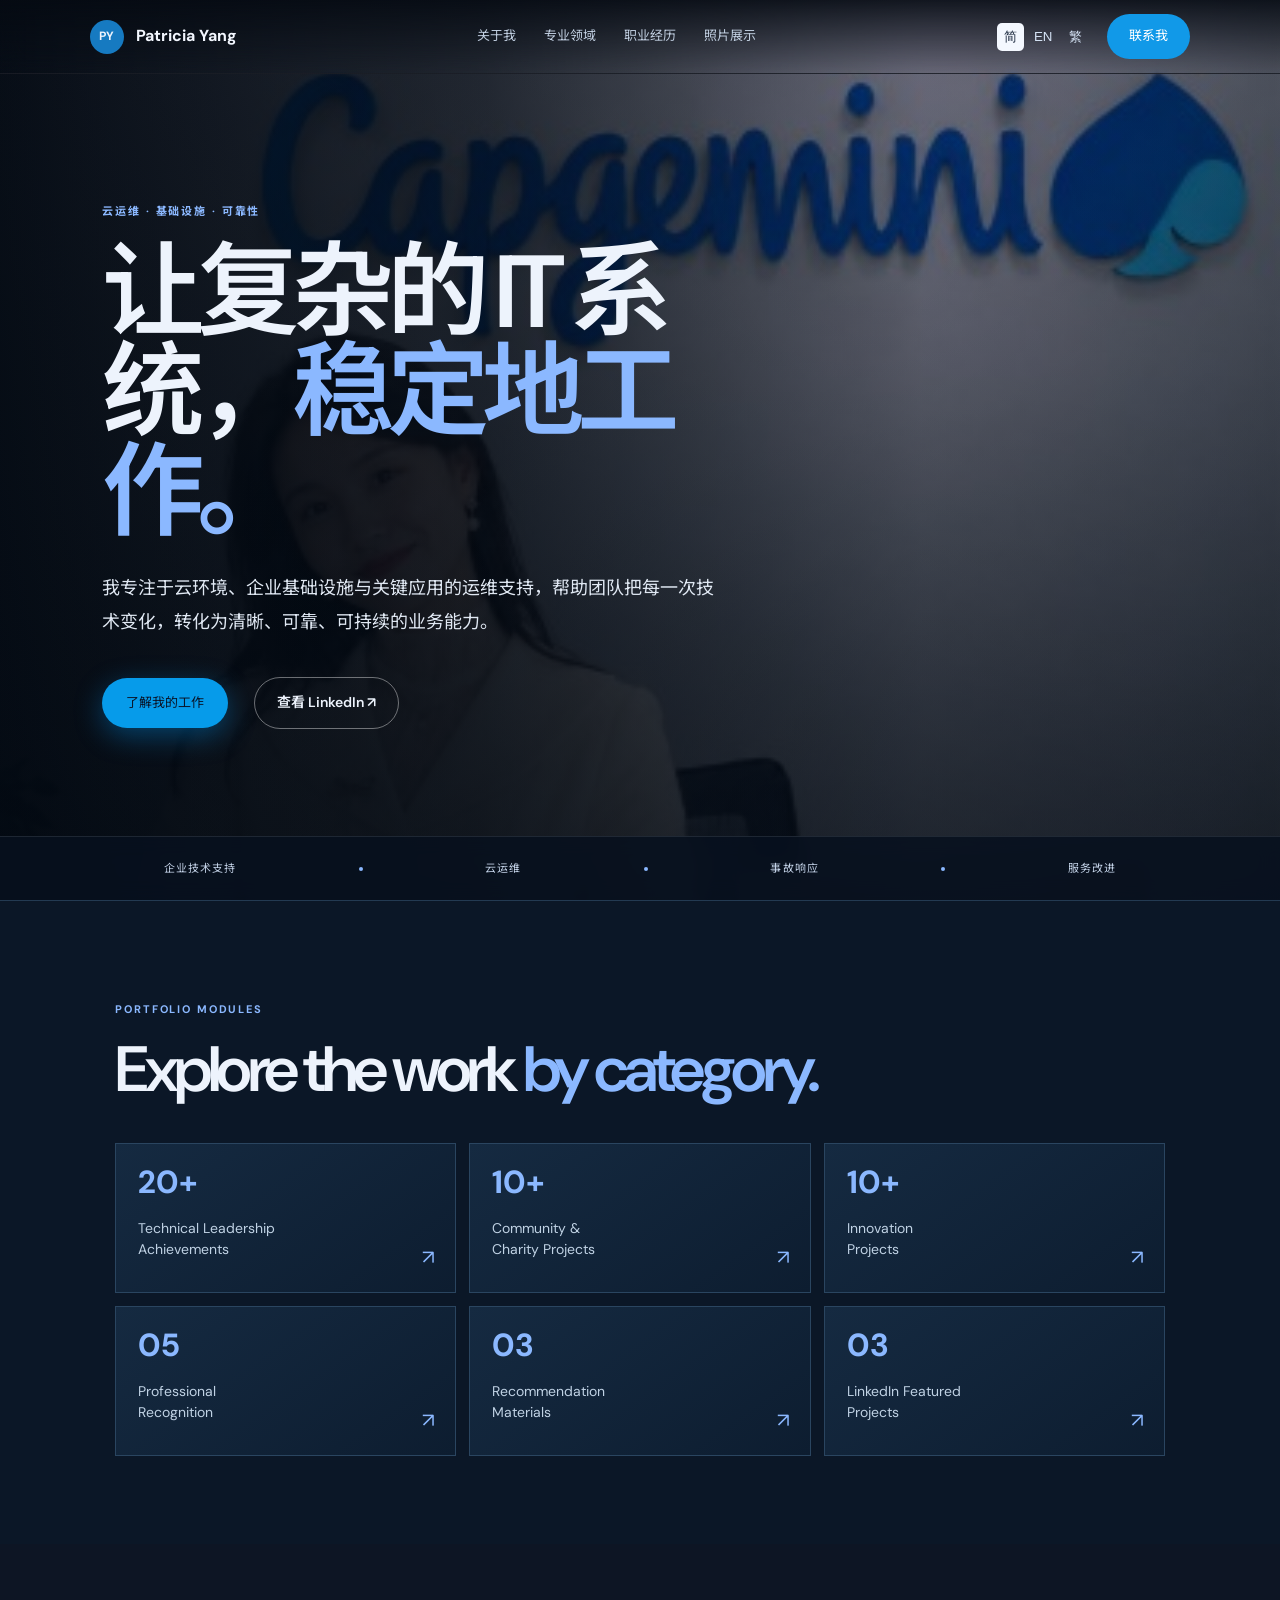
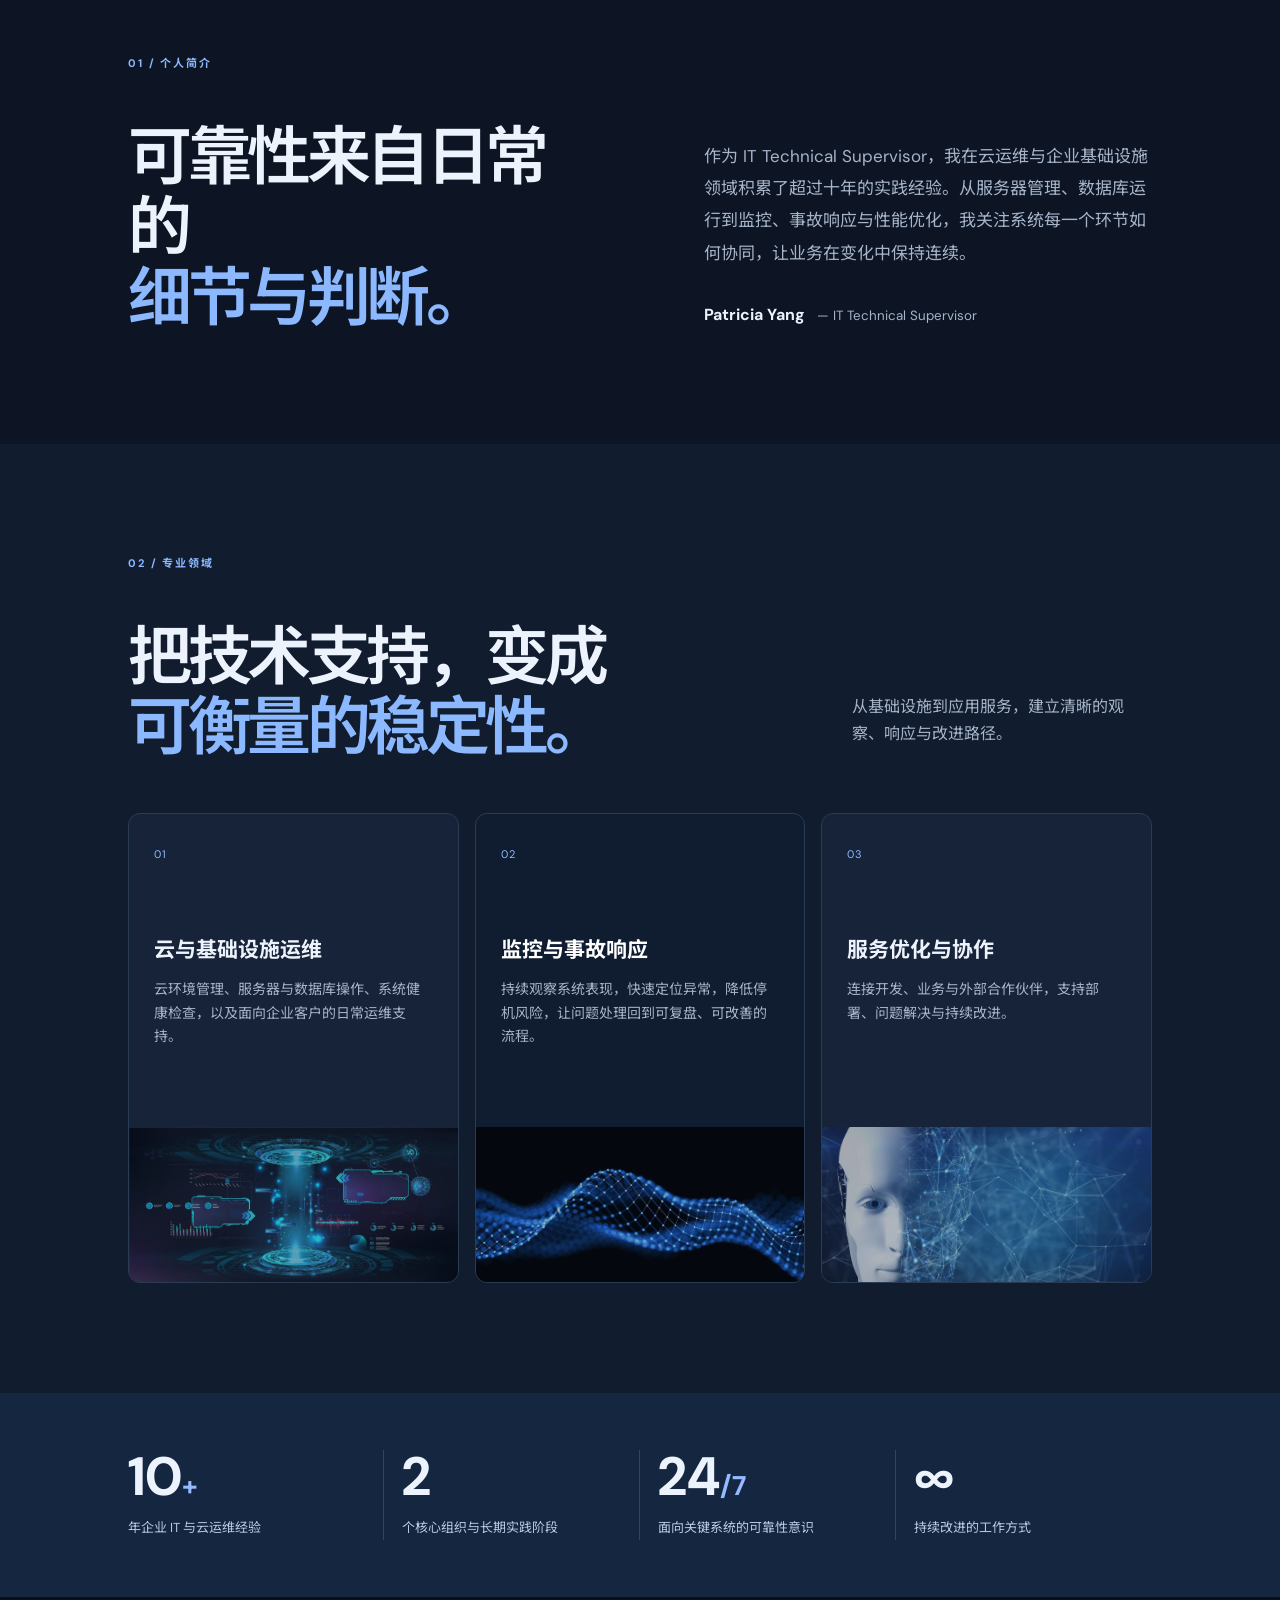
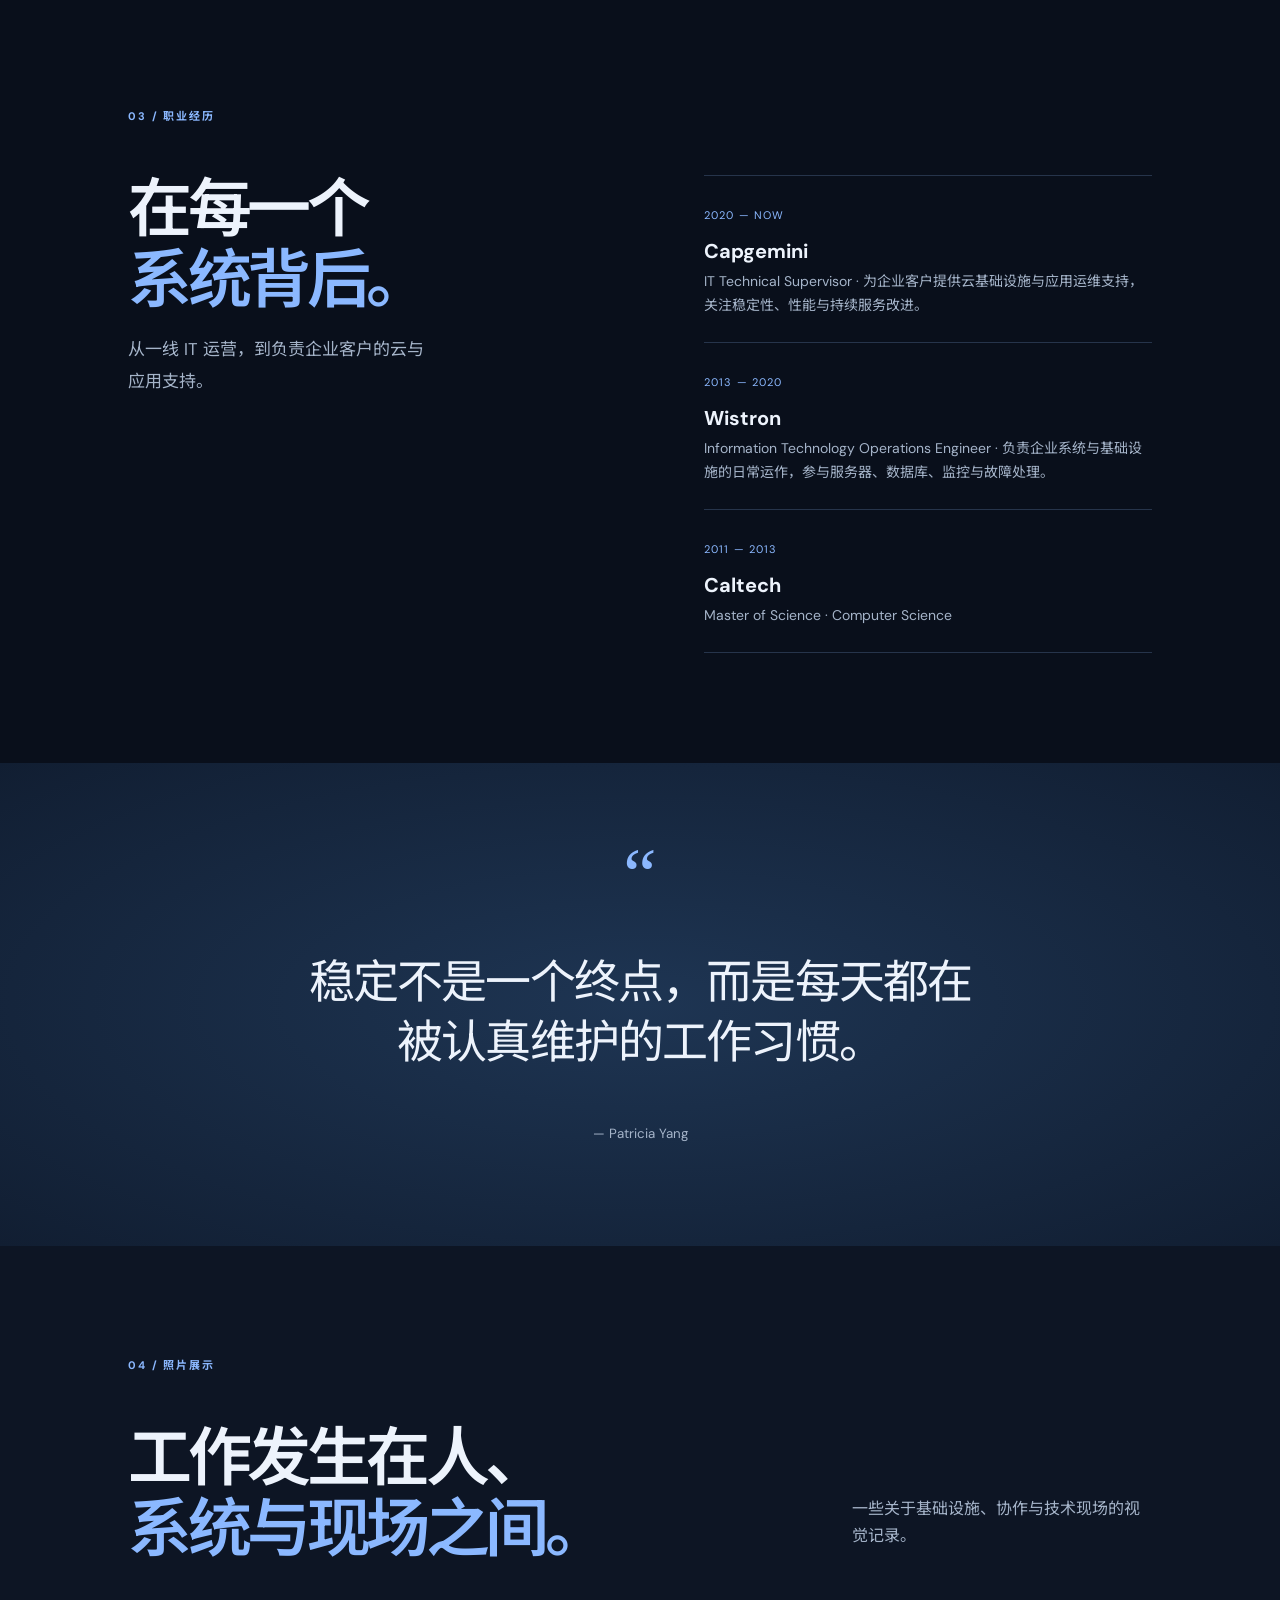
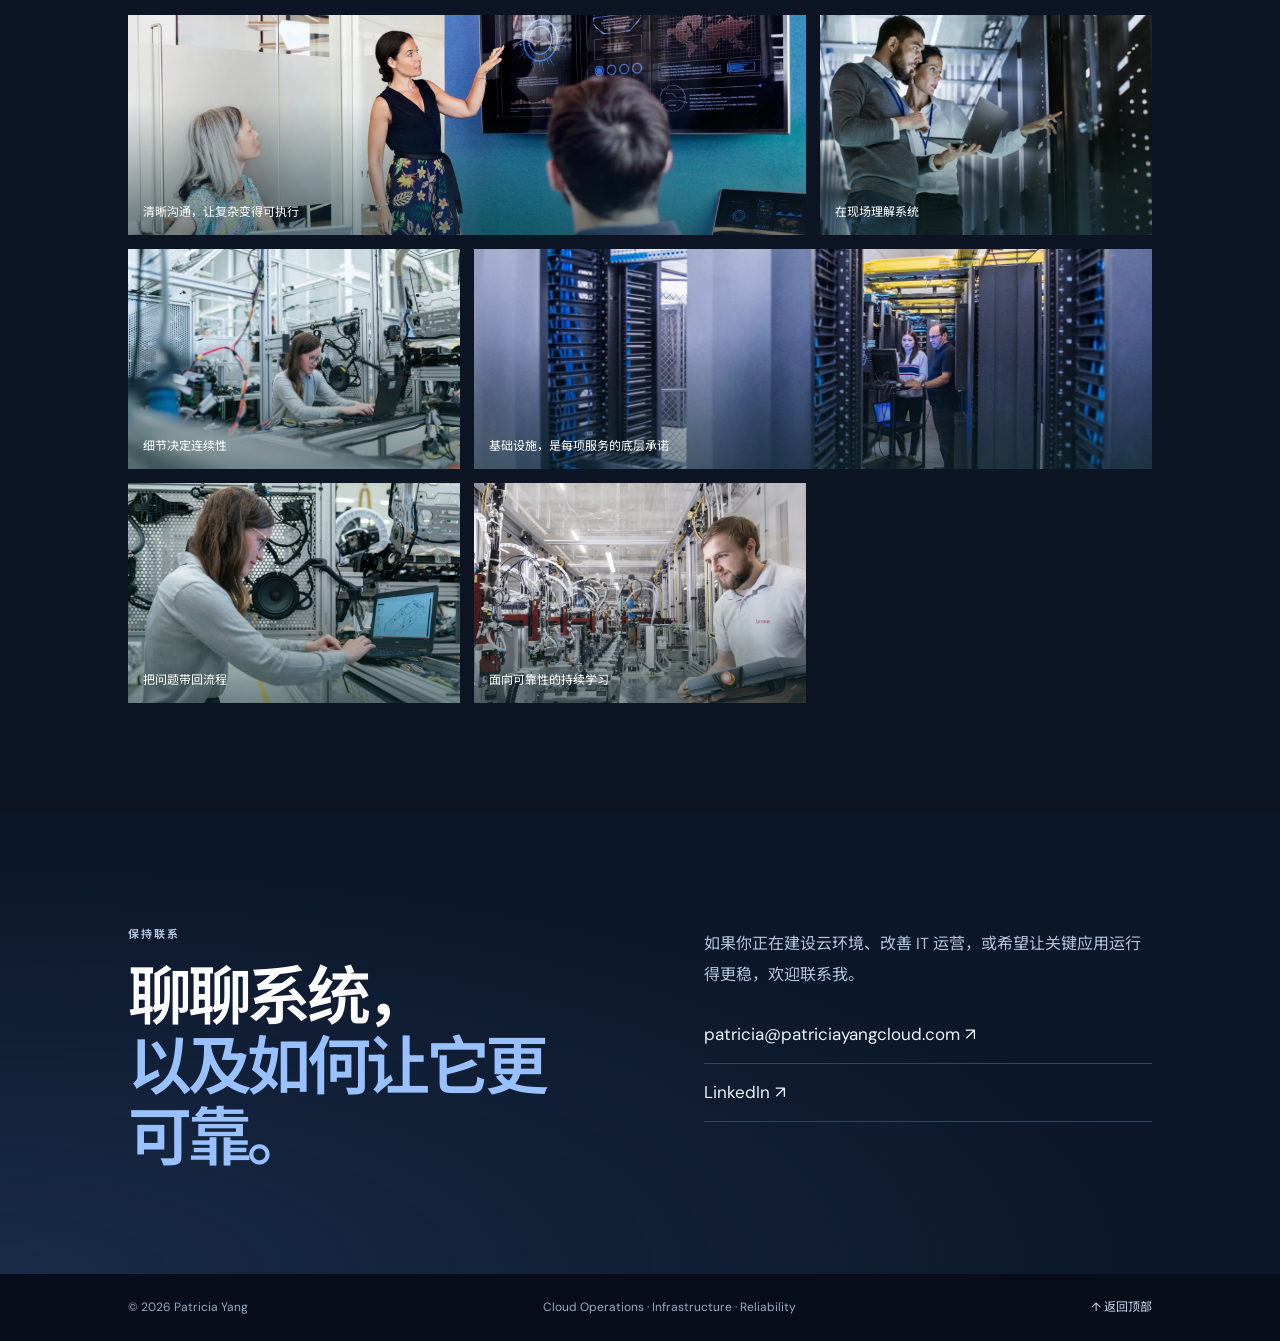
<file: index.html>
<!doctype html><html lang="zh-CN"><head><meta charset="utf-8"><meta name="viewport" content="width=device-width,initial-scale=1"><title>Patricia Yang | Cloud Operations & Infrastructure</title><meta name="description" content="Patricia Yang — IT Technical Supervisor, Cloud Operations & Infrastructure"><link rel="preconnect" href="https://fonts.googleapis.com"><link href="https://fonts.googleapis.com/css2?family=DM+Sans:wght@400;500;600;700&family=Noto+Sans+SC:wght@400;500;700&display=swap" rel="stylesheet"><link rel="stylesheet" href="styles.css"></head><body><header><a class="brand" href="#top"><b>PY</b> Patricia Yang</a><nav><a href="#about" data-t="aboutNav">关于我</a><a href="#expertise" data-t="expertiseNav">专业领域</a><a href="#journey" data-t="journeyNav">职业经历</a><a href="#gallery" data-t="galleryNav">照片展示</a></nav><div class="right"><div class="langs"><button data-l="zh" class="on">简</button><button data-l="en">EN</button><button data-l="tw">繁</button></div><a class="smallbtn" href="#contact" data-t="contactNav">联系我</a></div></header><main id="top"><section class="hero"><div><p class="eyebrow" data-t="eyebrow">云运维 · 基础设施 · 可靠性</p><h1 data-t="heroTitle">让复杂的 IT 系统，<em>稳定地工作。</em></h1><p class="lead" data-t="heroLead">我专注于云环境、企业基础设施与关键应用的运维支持，帮助团队把每一次技术变化，转化为清晰、可靠、可持续的业务能力。</p><div class="actions"><a class="btn" href="#about" data-t="heroBtn">了解我的工作</a><a class="link" target="_blank" href="https://www.linkedin.com/in/patricia-y-18336b257/" data-t="linkedinBtn">查看 LinkedIn ↗</a></div></div><div class="portrait"><img src="assets/hero.png" alt="Patricia Yang"><div class="note"><i></i><span data-t="note">Currently supporting enterprise systems in the United States</span></div></div></section><section class="module-links"><p class="eyebrow">PORTFOLIO MODULES</p><h2>Explore the work <span>by category.</span></h2><div class="module-grid"><a href="leadership.html"><b>20+</b><span>Technical Leadership<br>Achievements</span><i>↗</i></a><a href="community.html"><b>10+</b><span>Community &<br>Charity Projects</span><i>↗</i></a><a href="innovation.html"><b>10+</b><span>Innovation<br>Projects</span><i>↗</i></a><a href="recognition.html"><b>05</b><span>Professional<br>Recognition</span><i>↗</i></a><a href="recommendations.html"><b>03</b><span>Recommendation<br>Materials</span><i>↗</i></a><a href="featured.html"><b>03</b><span>LinkedIn Featured<br>Projects</span><i>↗</i></a></div></section><div class="ticker"><span data-t="tick1">企业技术支持</span><i></i><span data-t="tick2">云运维</span><i></i><span data-t="tick3">事故响应</span><i></i><span data-t="tick4">服务改进</span></div><section class="section white" id="about"><label>01 / <span data-t="aboutLabel">PROFILE</span></label><div class="two"><h2 data-t="aboutTitle">可靠性来自日常的<br><span>细节与判断。</span></h2><div><p data-t="aboutText">作为 IT Technical Supervisor，我在云运维与企业基础设施领域积累了超过十年的实践经验。从服务器管理、数据库运行到监控、事故响应与性能优化，我关注系统每一个环节如何协同，让业务在变化中保持连续。</p><strong>Patricia Yang <small>— IT Technical Supervisor</small></strong></div></div></section><section class="section green" id="expertise"><label>02 / <span data-t="expertiseLabel">WHAT I DO</span></label><div class="head"><h2 data-t="expertiseTitle">把技术支持，变成<br><span>可衡量的稳定性。</span></h2><p data-t="expertiseLead">从基础设施到应用服务，建立清晰的观察、响应与改进路径。</p></div><div class="cards"><article><em>01</em><h3 data-t="card1Title">云与基础设施运维</h3><p data-t="card1Text">云环境管理、服务器与数据库操作、系统健康检查，以及面向企业客户的日常运维支持。</p><img src="assets/network.png" alt="Infrastructure"></article><article class="dark"><em>02</em><h3 data-t="card2Title">监控与事故响应</h3><p data-t="card2Text">持续观察系统表现，快速定位异常，降低停机风险，让问题处理回到可复盘、可改善的流程。</p><img src="assets/wave.png" alt="Monitoring"></article><article><em>03</em><h3 data-t="card3Title">服务优化与协作</h3><p data-t="card3Text">连接开发、业务与外部合作伙伴，支持部署、问题解决与持续改进。</p><img src="assets/ai.png" alt="Collaboration"></article></div></section><section class="stats"><div><b>10<span>+</span></b><small data-t="stat1">年企业 IT 与云运维经验</small></div><div><b>2</b><small data-t="stat2">个核心组织与长期实践阶段</small></div><div><b>24<span>/7</span></b><small data-t="stat3">面向关键系统的可靠性意识</small></div><div><b>∞</b><small data-t="stat4">持续改进的工作方式</small></div></section><section class="section" id="journey"><label>03 / <span data-t="journeyLabel">JOURNEY</span></label><div class="two"><div><h2 data-t="journeyTitle">在每一个<br><span>系统背后。</span></h2><p class="muted" data-t="journeyLead">从一线 IT 运营，到负责企业客户的云与应用支持。</p></div><div class="timeline"><div><time>2020 — NOW</time><h3>Capgemini</h3><p data-t="capgemini">IT Technical Supervisor · 为企业客户提供云基础设施与应用运维支持，关注稳定性、性能与持续服务改进。</p></div><div><time>2013 — 2020</time><h3>Wistron</h3><p data-t="wistron">Information Technology Operations Engineer · 负责企业系统与基础设施的日常运作，参与服务器、数据库、监控与故障处理。</p></div><div><time>2011 — 2013</time><h3>Caltech</h3><p>Master of Science · Computer Science</p></div></div></div></section><section class="quote"><b>“</b><blockquote data-t="quote">稳定不是一个终点，而是每天都在被认真维护的工作习惯。</blockquote><small>— Patricia Yang</small></section><section class="section white" id="gallery"><label>04 / <span data-t="galleryLabel">VISUAL NOTES</span></label><div class="head"><h2 data-t="galleryTitle">工作发生在人、<br><span>系统与现场之间。</span></h2><p data-t="galleryLead">一些关于基础设施、协作与技术现场的视觉记录。</p></div><div class="gallery"><figure><img src="assets/gallery1.png"><figcaption data-t="g1">清晰沟通，让复杂变得可执行</figcaption></figure><figure><img src="assets/gallery2.png"><figcaption data-t="g2">在现场理解系统</figcaption></figure><figure><img src="assets/gallery3.png"><figcaption data-t="g3">细节决定连续性</figcaption></figure><figure class="big"><img src="assets/datacenter.png"><figcaption data-t="g4">基础设施，是每项服务的底层承诺</figcaption></figure><figure><img src="assets/gallery4.png"><figcaption data-t="g5">把问题带回流程</figcaption></figure><figure><img src="assets/gallery5.png"><figcaption data-t="g6">面向可靠性的持续学习</figcaption></figure></div></section><section class="contact" id="contact"><div><p class="eyebrow" data-t="contactEyebrow">保持联系</p><h2 data-t="contactTitle">聊聊系统，<br><em>以及如何让它更可靠。</em></h2></div><div><p data-t="contactText">如果你正在建设云环境、改善 IT 运营，或希望让关键应用运行得更稳，欢迎联系我。</p><a href="mailto:patricia@patriciayangcloud.com">patricia@patriciayangcloud.com ↗</a><a target="_blank" href="https://www.linkedin.com/in/patricia-y-18336b257/">LinkedIn ↗</a></div></section></main><footer>© 2026 Patricia Yang <span>Cloud Operations · Infrastructure · Reliability</span><a href="#top">↑ <span data-t="top">返回顶部</span></a></footer><script src="script.js"></script></body></html>
</file>
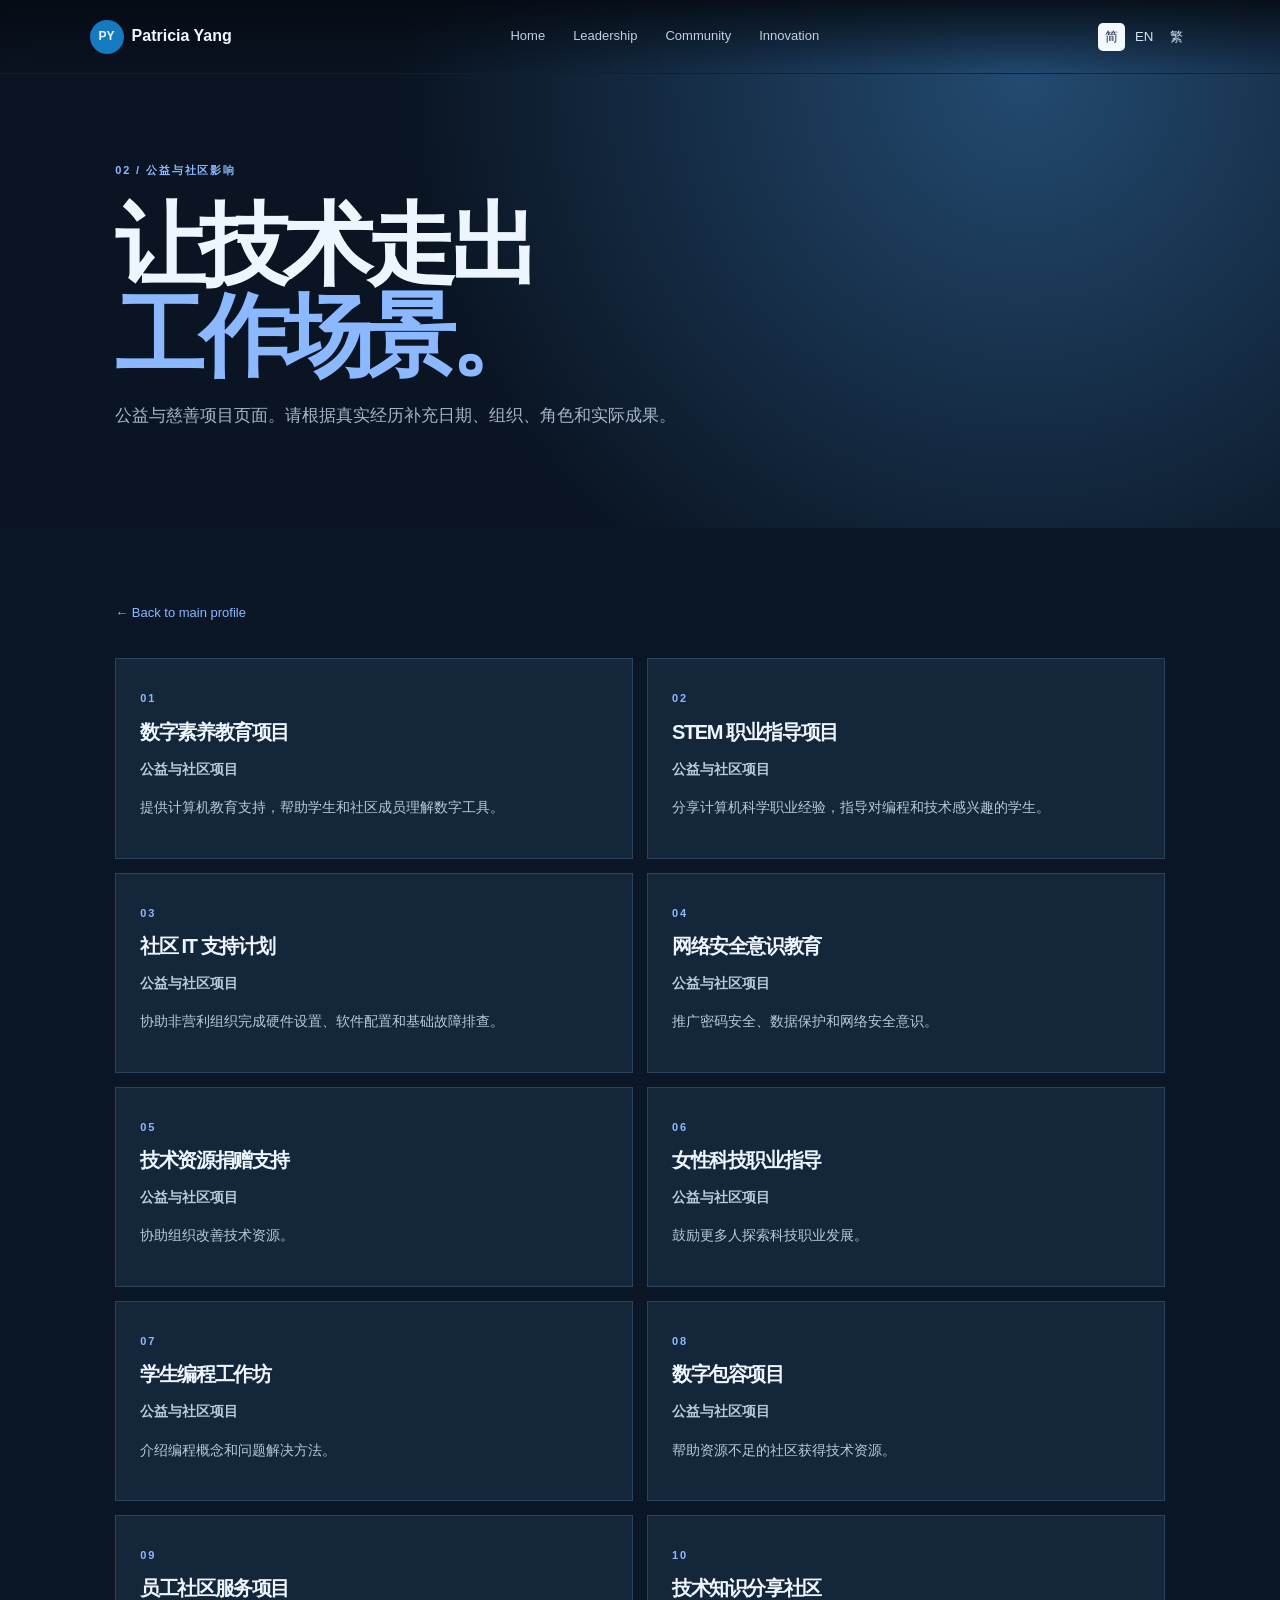
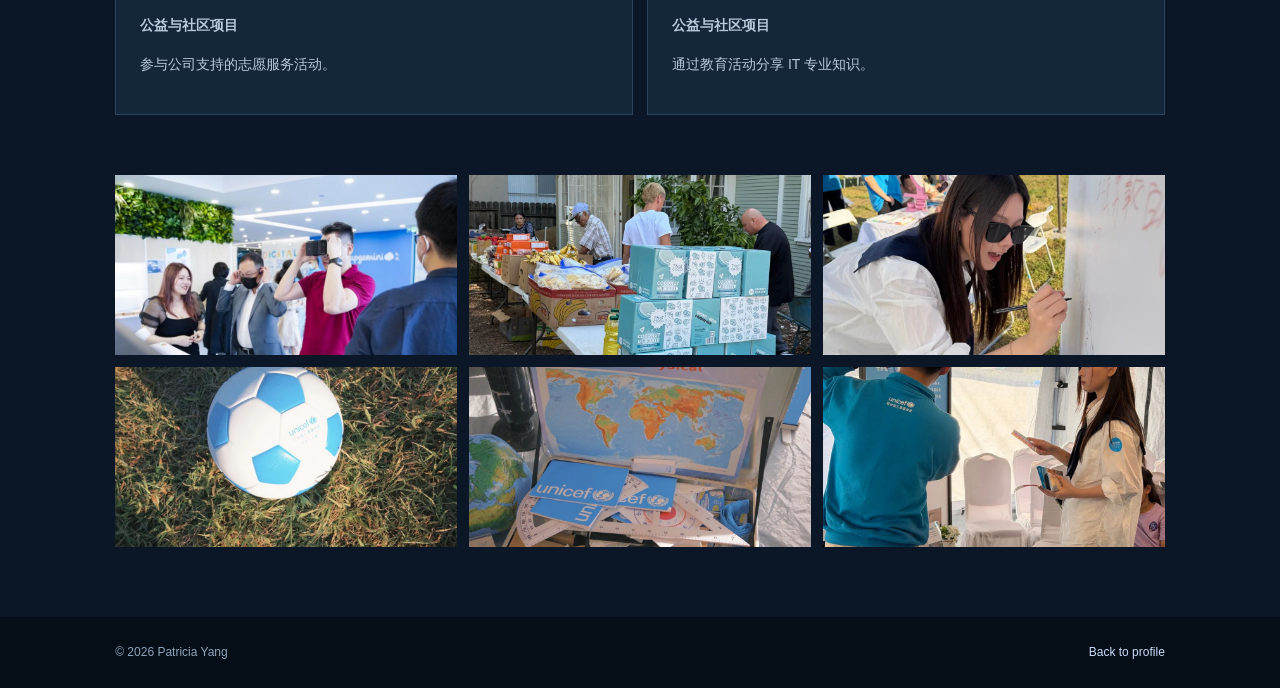
<file: community.html>
<!doctype html><html lang="en"><head><meta charset="utf-8"><meta name="viewport" content="width=device-width,initial-scale=1"><title>Patricia Yang</title><link rel="stylesheet" href="styles.css"><link rel="stylesheet" href="module-pages.css"></head><body class="module-page" data-page="community"><header><a class="brand" href="index.html"><b>PY</b><span>Patricia Yang</span></a><nav><a href="index.html">Home</a><a href="leadership.html">Leadership</a><a href="community.html">Community</a><a href="innovation.html">Innovation</a></nav><div class="langs"><button data-l="zh">简</button><button data-l="en" class="on">EN</button><button data-l="tw">繁</button></div></header><main><section class="module-hero"></section><section class="module-main"><a class="back" href="index.html">← Back to main profile</a><div class="module-cards"></div><div class="module-gallery"></div></section></main><footer class="module-footer"><span>© 2026 Patricia Yang</span><a href="index.html">Back to profile</a></footer><script src="module-pages.js"></script></body></html>
</file>
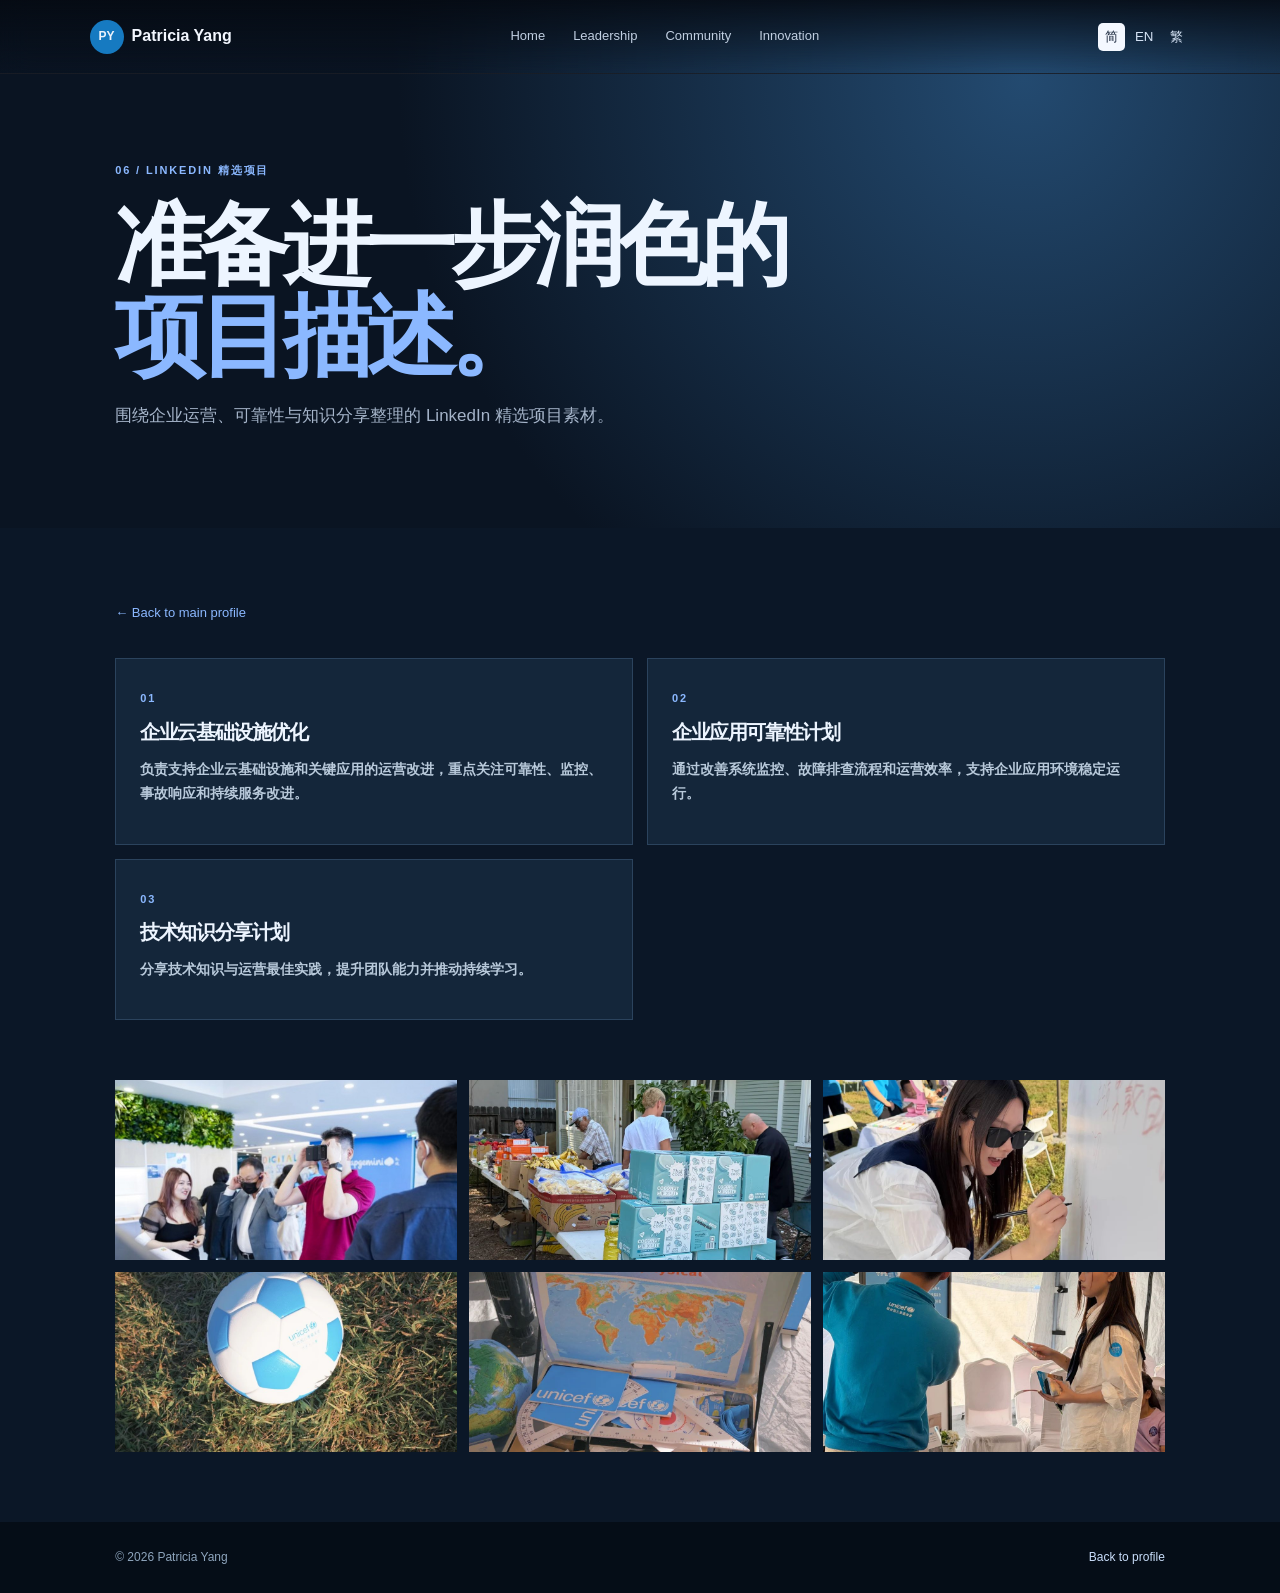
<file: featured.html>
<!doctype html><html lang="en"><head><meta charset="utf-8"><meta name="viewport" content="width=device-width,initial-scale=1"><title>Patricia Yang</title><link rel="stylesheet" href="styles.css"><link rel="stylesheet" href="module-pages.css"></head><body class="module-page" data-page="featured"><header><a class="brand" href="index.html"><b>PY</b><span>Patricia Yang</span></a><nav><a href="index.html">Home</a><a href="leadership.html">Leadership</a><a href="community.html">Community</a><a href="innovation.html">Innovation</a></nav><div class="langs">
  <button data-l="zh">简</button>
  <button data-l="en" class="on">EN</button>
  <button data-l="tw">繁</button>
</div></header><main><section class="module-hero"></section><section class="module-main"><a class="back" href="index.html">← Back to main profile</a><div class="module-cards"></div><div class="module-gallery"></div></section></main><footer class="module-footer"><span>© 2026 Patricia Yang</span><a href="index.html">Back to profile</a></footer><script src="module-pages.js"></script></body></html>
</file>
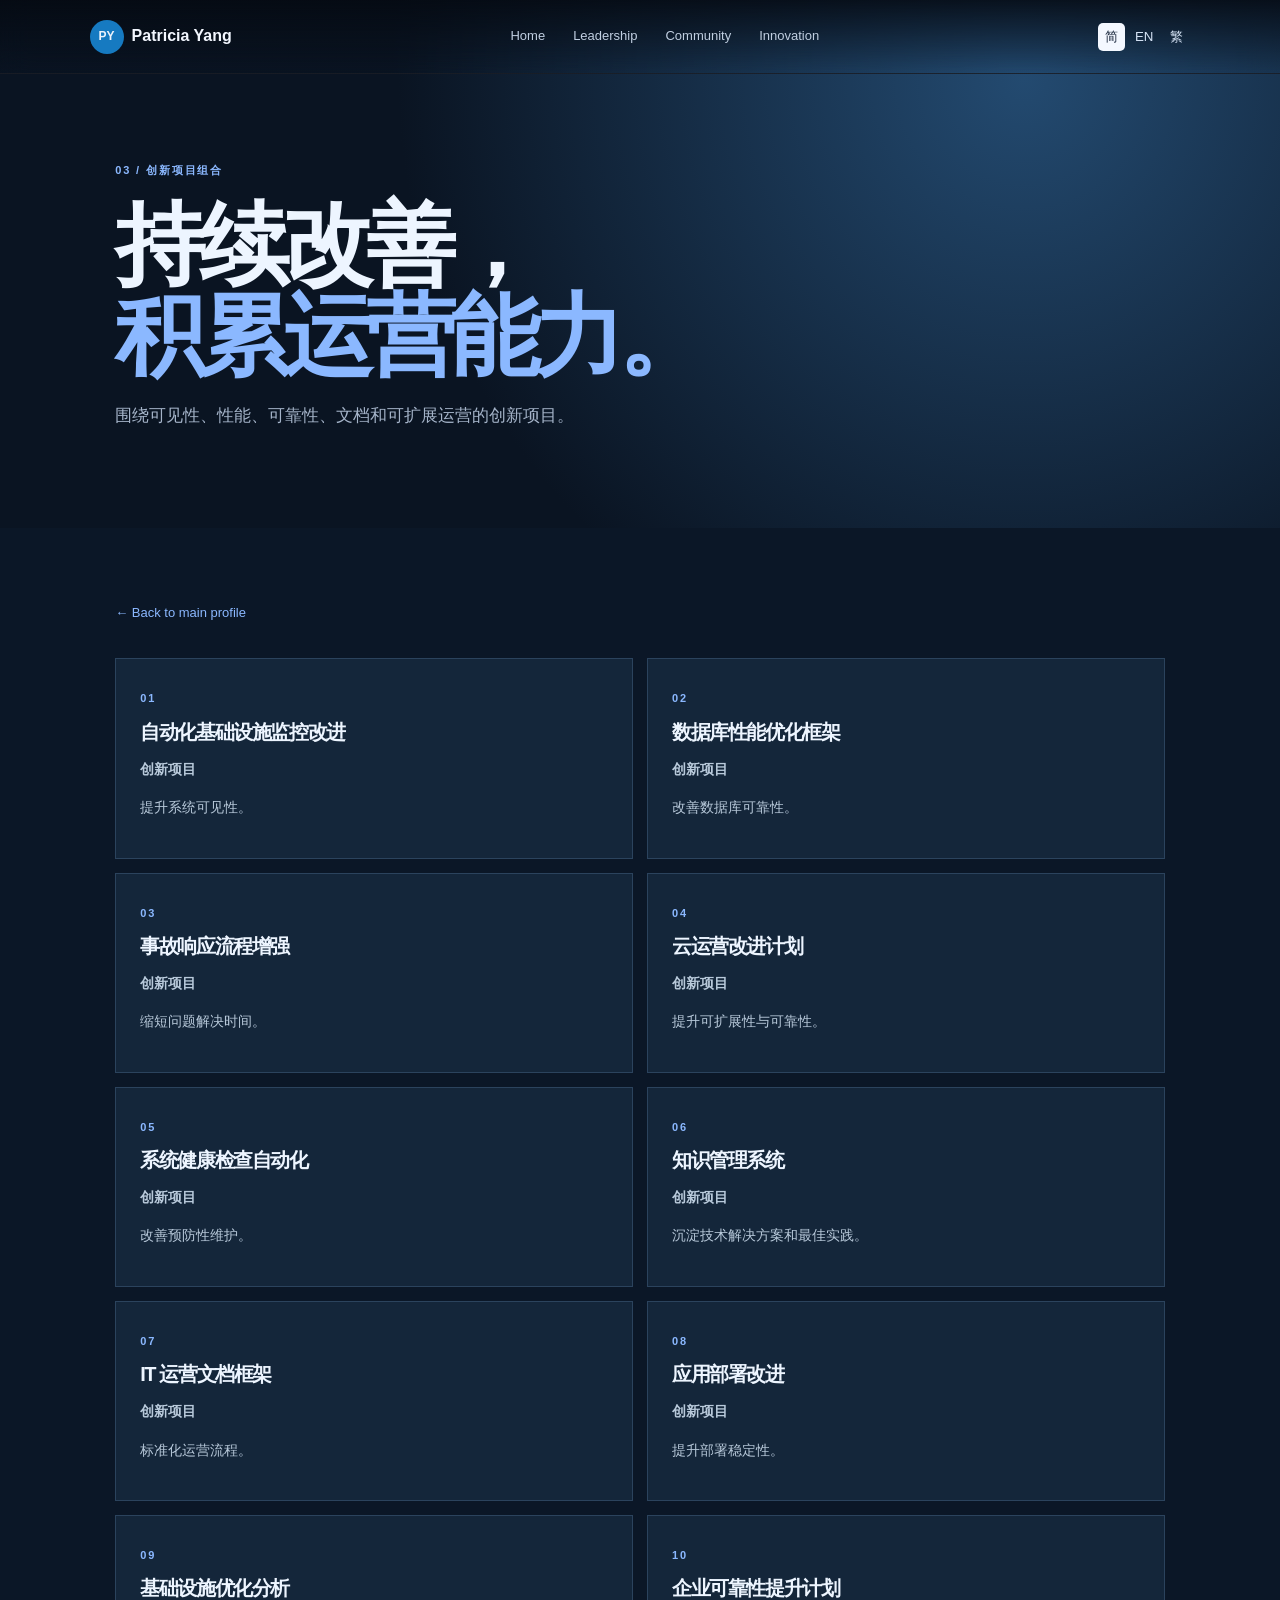
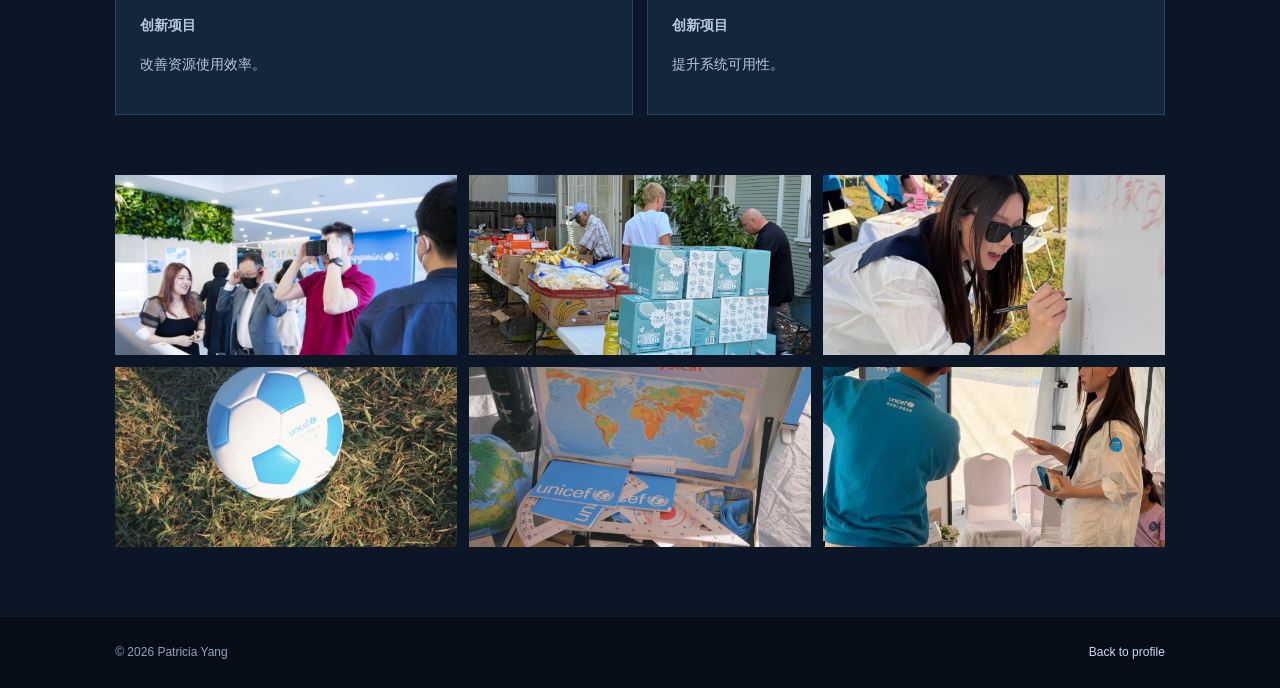
<file: innovation.html>
<!doctype html><html lang="en"><head><meta charset="utf-8"><meta name="viewport" content="width=device-width,initial-scale=1"><title>Patricia Yang</title><link rel="stylesheet" href="styles.css"><link rel="stylesheet" href="module-pages.css"></head><body class="module-page" data-page="innovation"><header><a class="brand" href="index.html"><b>PY</b><span>Patricia Yang</span></a><nav><a href="index.html">Home</a><a href="leadership.html">Leadership</a><a href="community.html">Community</a><a href="innovation.html">Innovation</a></nav><div class="langs">
  <button data-l="zh">简</button>
  <button data-l="en" class="on">EN</button>
  <button data-l="tw">繁</button>
</div></header><main><section class="module-hero"></section><section class="module-main"><a class="back" href="index.html">← Back to main profile</a><div class="module-cards"></div><div class="module-gallery"></div></section></main><footer class="module-footer"><span>© 2026 Patricia Yang</span><a href="index.html">Back to profile</a></footer><script src="module-pages.js"></script></body></html>
</file>
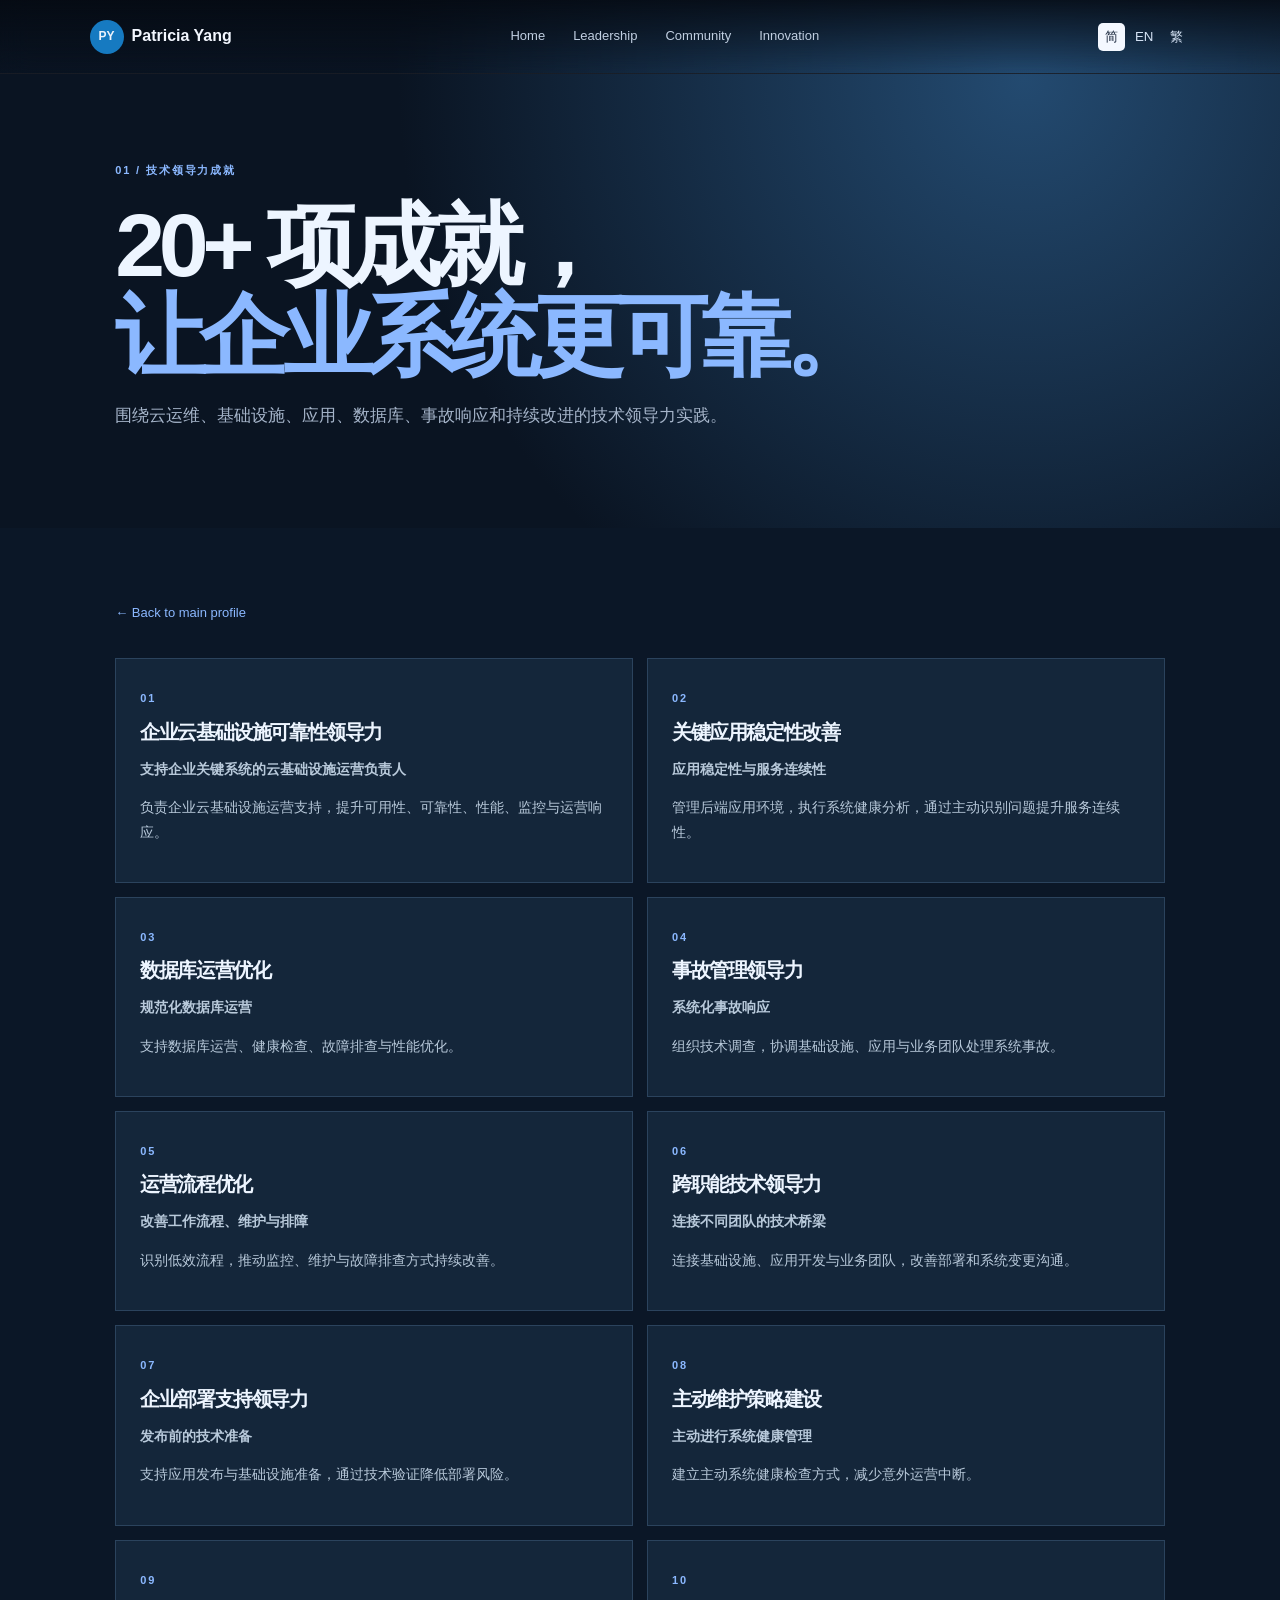
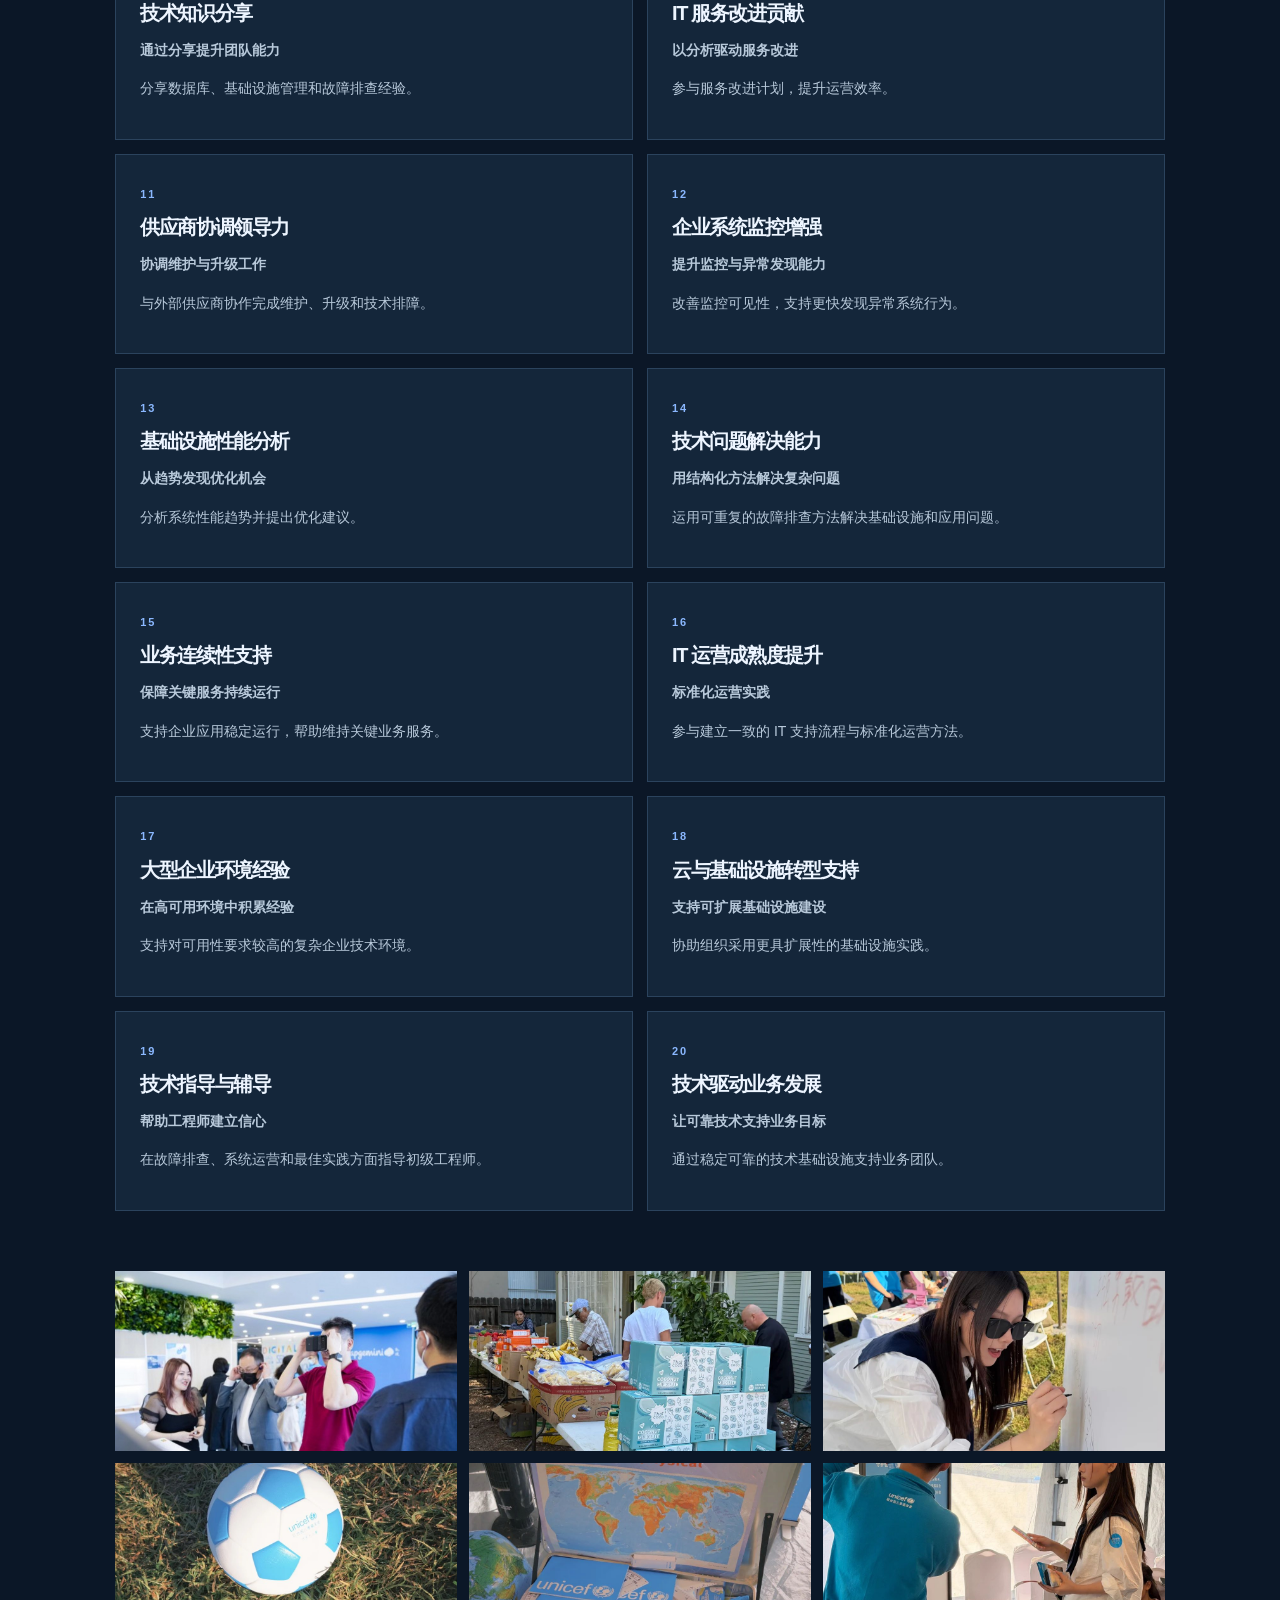
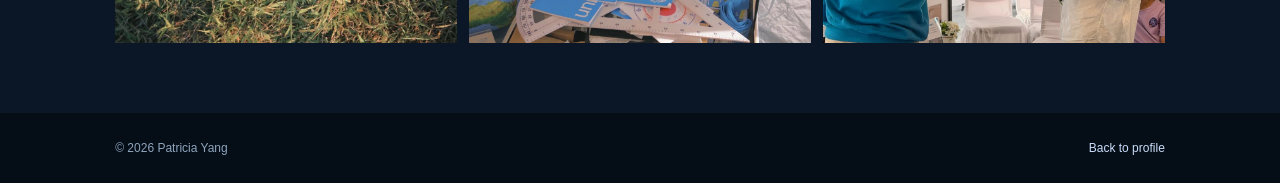
<file: leadership.html>
<!doctype html><html lang="en"><head><meta charset="utf-8"><meta name="viewport" content="width=device-width,initial-scale=1"><title>Patricia Yang</title><link rel="stylesheet" href="styles.css"><link rel="stylesheet" href="module-pages.css"></head><body class="module-page" data-page="leadership"><header><a class="brand" href="index.html"><b>PY</b><span>Patricia Yang</span></a><nav><a href="index.html">Home</a><a href="leadership.html">Leadership</a><a href="community.html">Community</a><a href="innovation.html">Innovation</a></nav><div class="langs">
  <button data-l="zh">简</button>
  <button data-l="en" class="on">EN</button>
  <button data-l="tw">繁</button>
</div></header><main><section class="module-hero"></section><section class="module-main"><a class="back" href="index.html">← Back to main profile</a><div class="module-cards"></div><div class="module-gallery"></div></section></main><footer class="module-footer"><span>© 2026 Patricia Yang</span><a href="index.html">Back to profile</a></footer><script src="module-pages.js"></script></body></html>
</file>
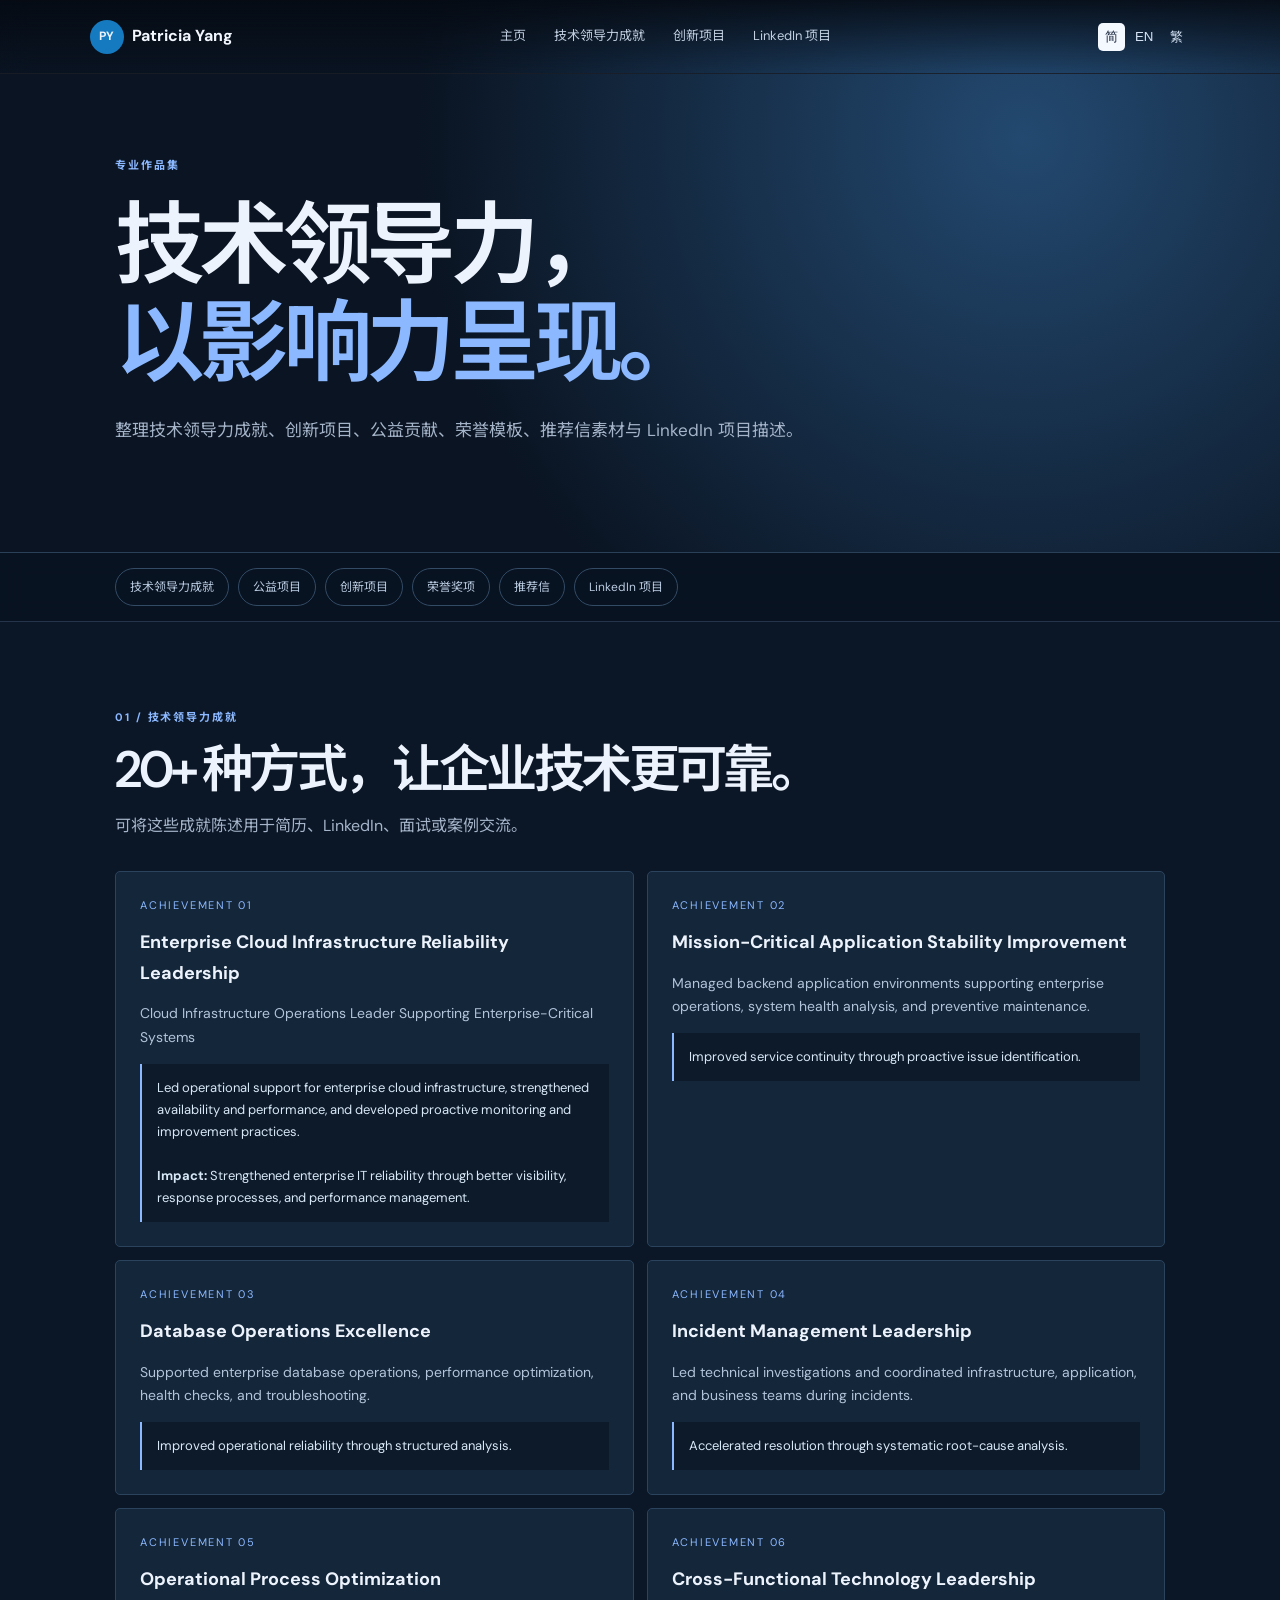
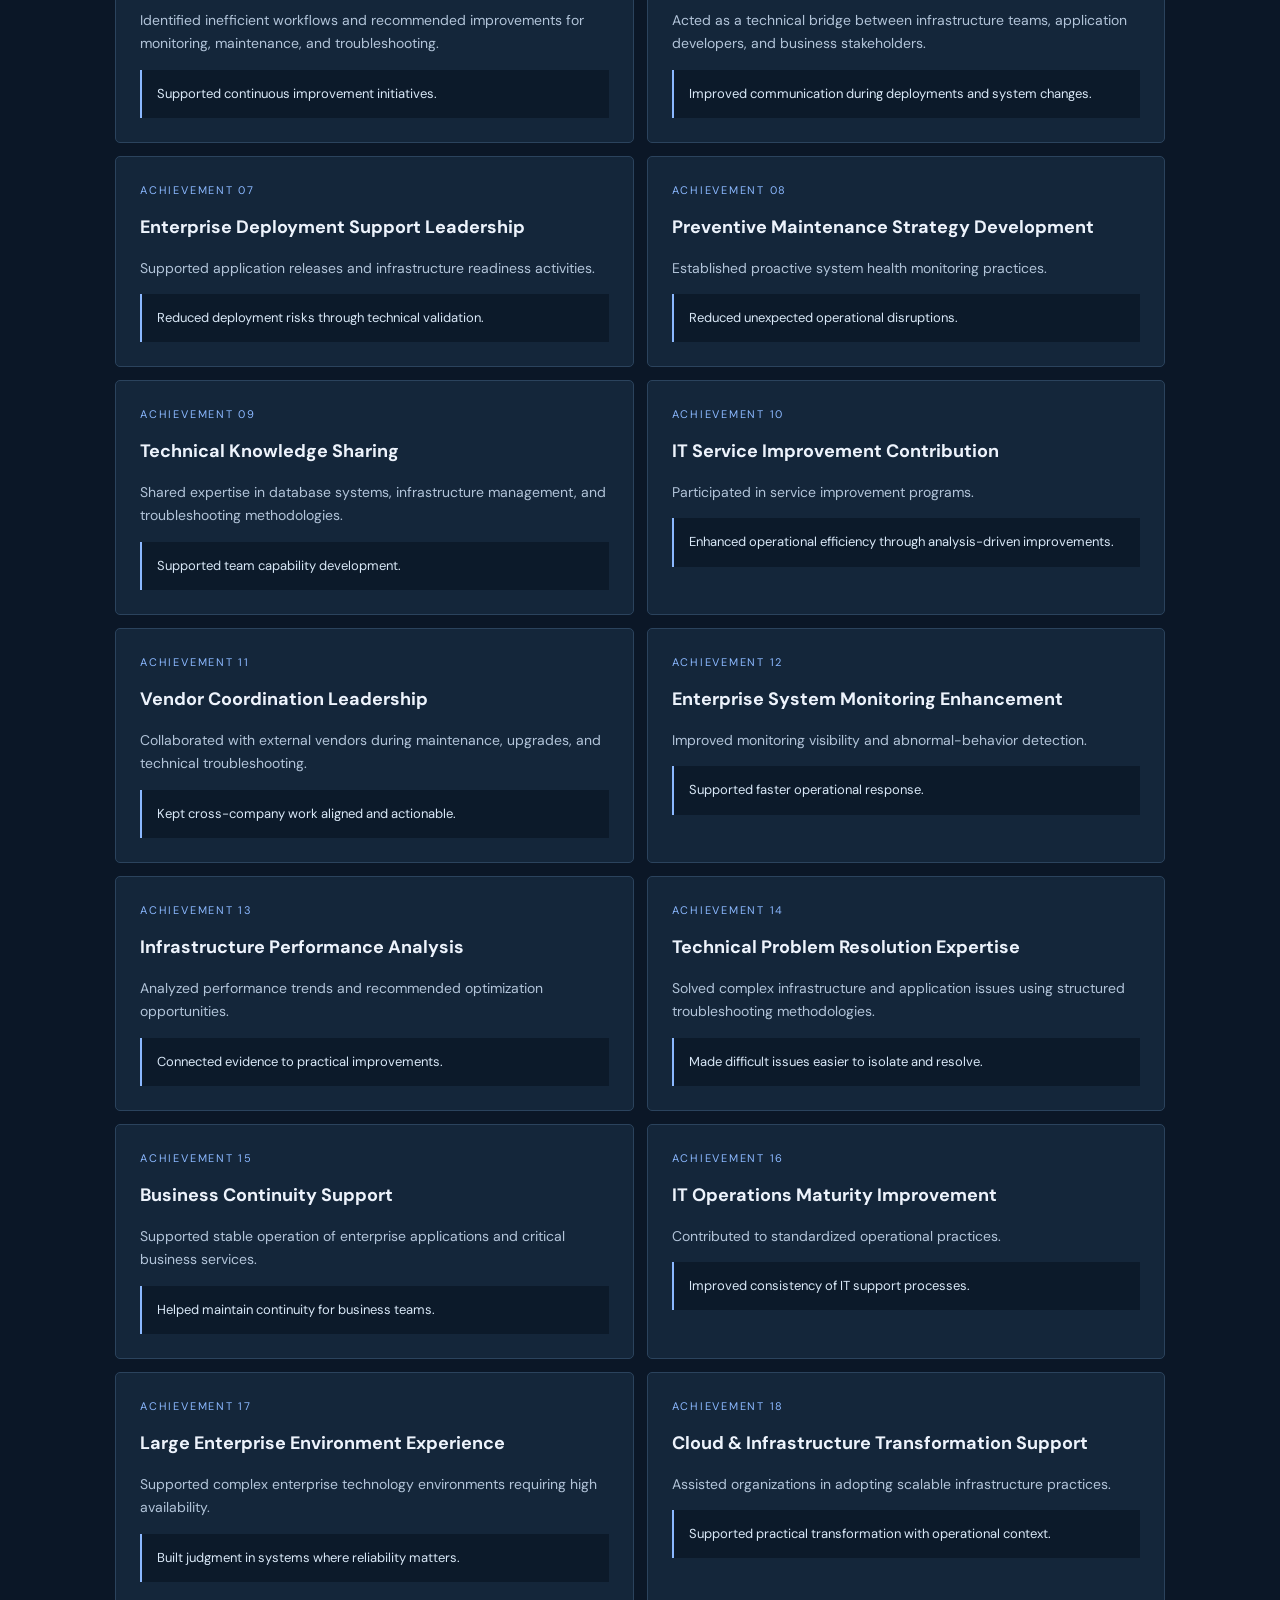
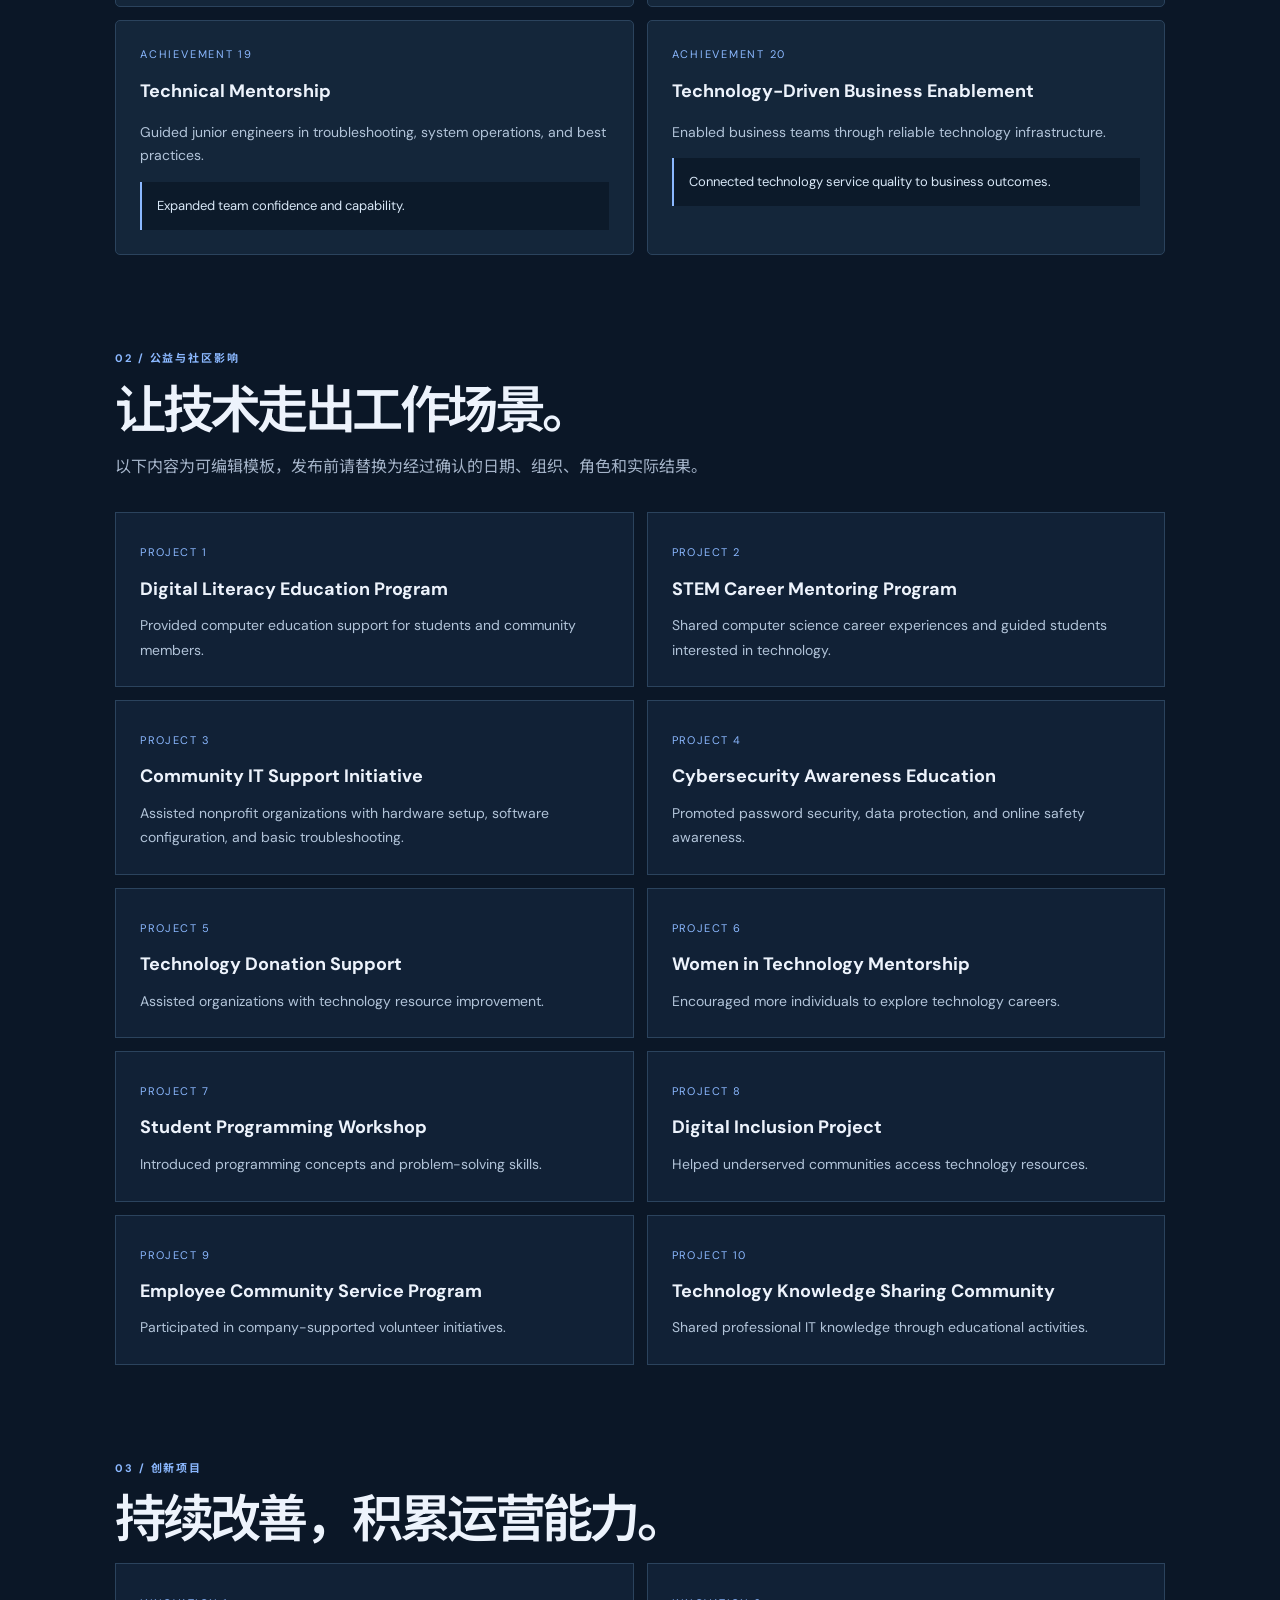
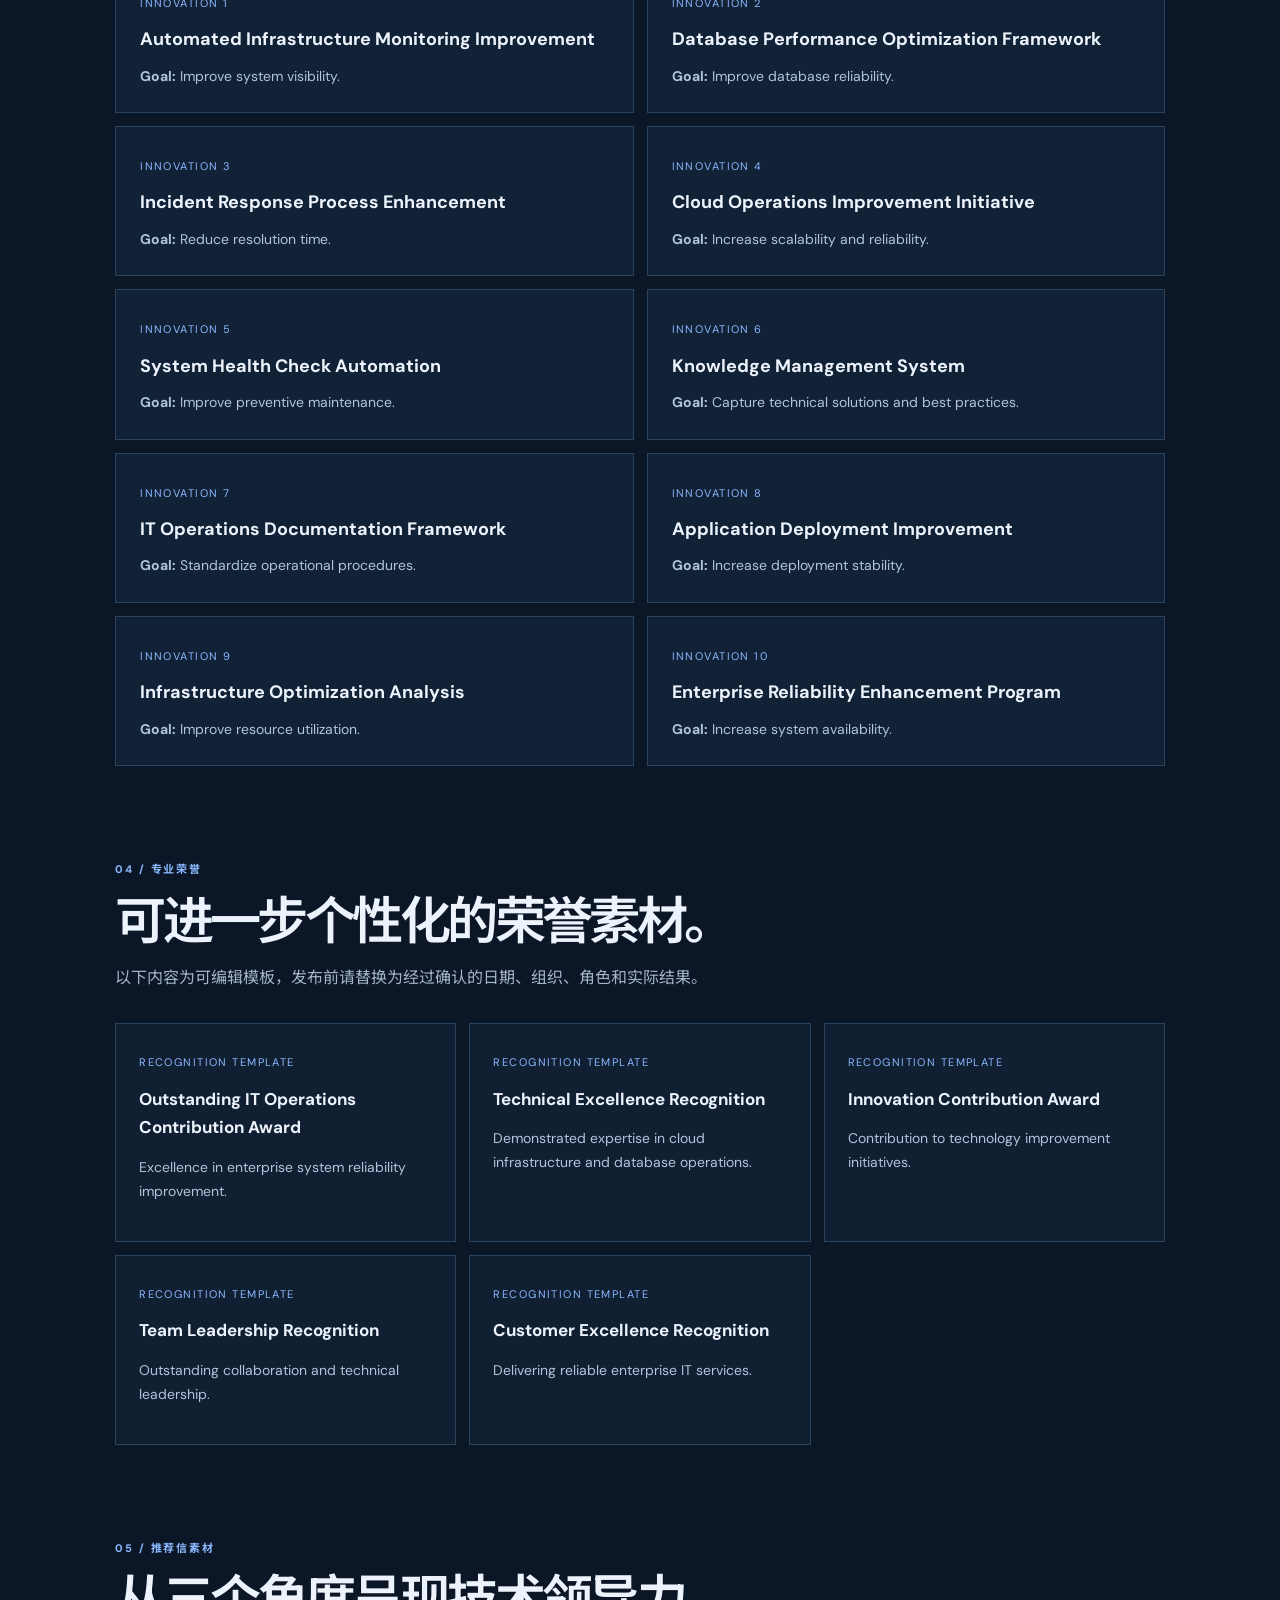
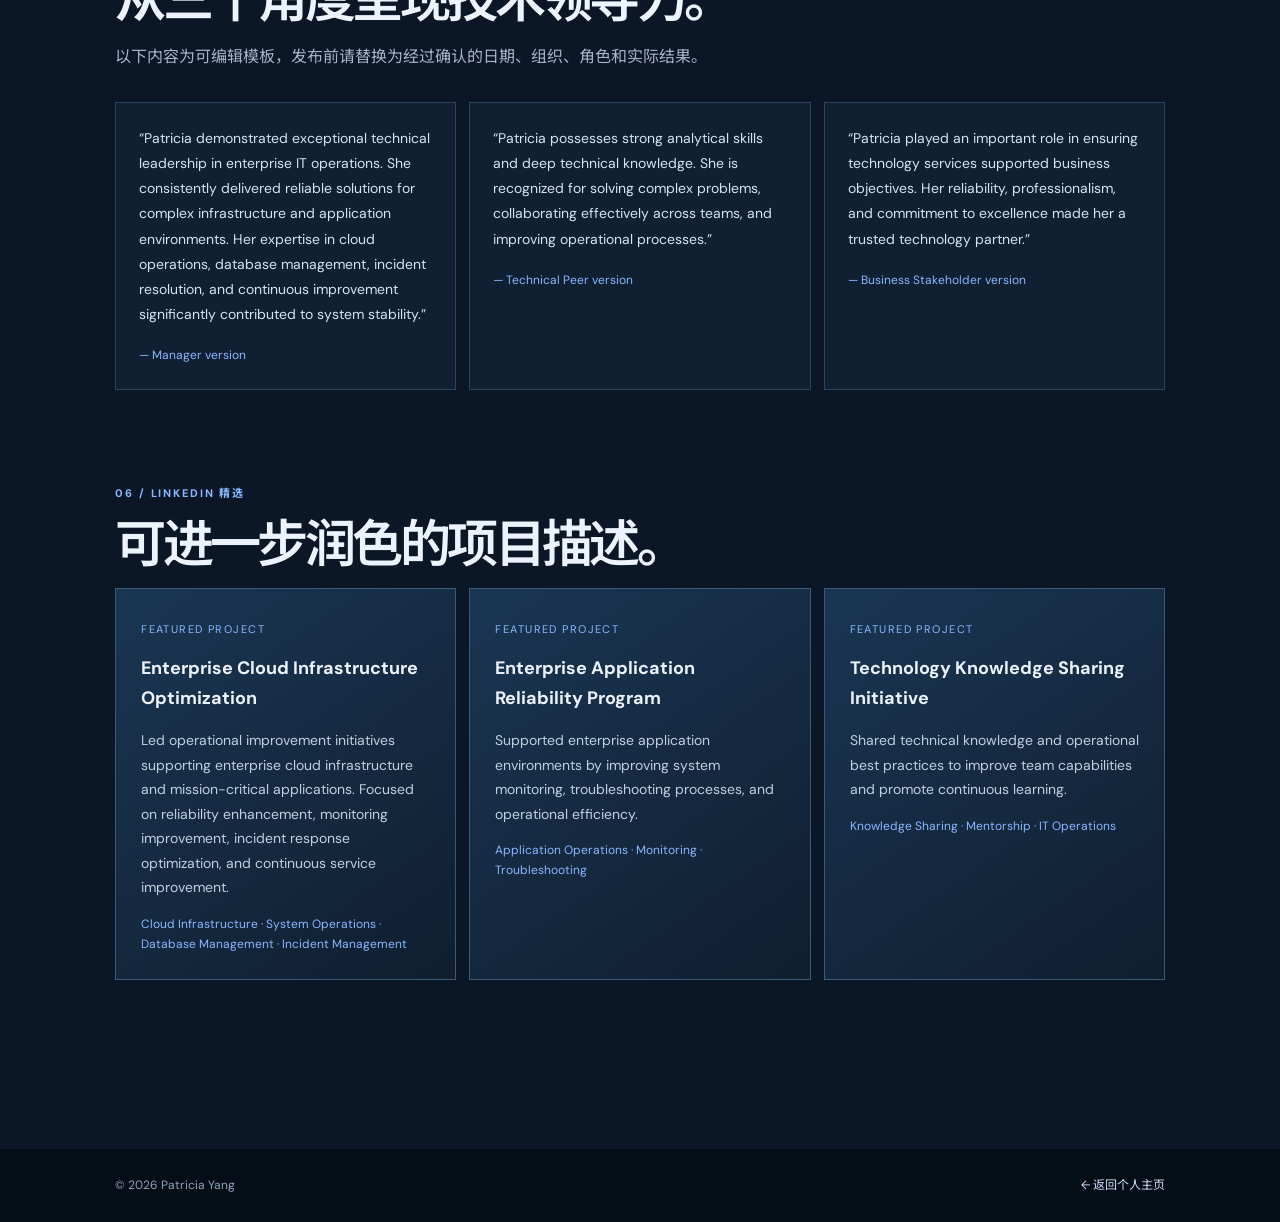
<file: portfolio.html>
<!doctype html><html lang="en"><head><meta charset="utf-8"><meta name="viewport" content="width=device-width,initial-scale=1"><title>Patricia Yang | Professional Portfolio</title><meta name="description" content="Technical leadership, innovation, community impact, recognition, and LinkedIn featured project materials."><link rel="preconnect" href="https://fonts.googleapis.com"><link href="https://fonts.googleapis.com/css2?family=DM+Sans:wght@400;500;600;700&family=Noto+Sans+SC:wght@400;500;700&display=swap" rel="stylesheet"><link rel="stylesheet" href="styles.css"><style>.portfolio-hero{padding:145px clamp(24px,9vw,140px) 90px;background:radial-gradient(circle at 80% 25%,#234970,#0a1422 55%);border-bottom:1px solid #2a4059}.portfolio-hero h1{max-width:900px;font-size:clamp(48px,7vw,92px);margin:22px 0}.portfolio-hero h1 span{color:var(--blue)}.portfolio-hero p:not(.eyebrow){max-width:720px;color:var(--muted);font-size:17px}.portfolio-nav{position:sticky;top:0;z-index:4;display:flex;gap:9px;overflow:auto;padding:15px clamp(24px,9vw,140px);background:#091423ee;border-bottom:1px solid var(--line);backdrop-filter:blur(12px)}.portfolio-nav a{white-space:nowrap;border:1px solid #334b65;border-radius:22px;padding:8px 14px;color:#b9cbe0;font-size:12px}.portfolio-nav a:hover{border-color:var(--blue);color:#fff}.portfolio-main{padding:75px clamp(24px,9vw,140px);background:#0b1727}.portfolio-section{scroll-margin-top:75px;margin-bottom:94px}.portfolio-section>h2{font-size:clamp(30px,4vw,52px);margin:15px 0 14px}.portfolio-section>p.section-intro{color:var(--muted);max-width:720px;margin:0 0 32px}.achievement-grid{display:grid;grid-template-columns:repeat(2,1fr);gap:13px}.achievement{background:#14263a;border:1px solid #2b435d;padding:24px;border-radius:5px}.achievement:hover{border-color:#7ebaff;transform:translateY(-2px)}.achievement .num{color:var(--blue);font-size:11px;letter-spacing:.16em}.achievement h3{margin:12px 0 9px;font-size:18px}.achievement p,.achievement li{color:#b2c4d9;font-size:14px;line-height:1.7}.achievement ul{padding-left:19px;margin-bottom:0}.impact{margin-top:14px;padding:13px 15px;border-left:2px solid var(--blue);background:#0c1a2a;color:#d9e8f7;font-size:13px}.project-grid{display:grid;grid-template-columns:repeat(2,1fr);gap:13px}.project{background:#112136;border:1px solid #2b435d;padding:24px}.project h3{font-size:18px;margin:9px 0}.project p{color:#b2c4d9;font-size:14px;margin:0;line-height:1.75}.label{color:var(--blue);font-size:11px;letter-spacing:.13em;text-transform:uppercase}.recognition-grid,.recommendations{display:grid;grid-template-columns:repeat(3,1fr);gap:13px}.recognition,.recommendation{padding:23px;background:#101f32;border:1px solid #2b435d}.recognition h3{font-size:17px;margin:10px 0}.recognition p{font-size:14px;color:#b2c4d9}.recommendation blockquote{margin:0;color:#d5e4f2;font-size:14px;line-height:1.8}.recommendation cite{display:block;margin-top:18px;color:var(--blue);font-size:12px;font-style:normal}.featured{display:grid;grid-template-columns:repeat(3,1fr);gap:13px}.featured article{padding:25px;background:linear-gradient(145deg,#1a3653,#101e30);border:1px solid #3a5a78}.featured h3{font-size:18px;margin:12px 0}.featured p{color:#c0d0df;font-size:14px;line-height:1.75}.skills{color:var(--blue);font-size:12px}.portfolio-footer{padding:26px clamp(24px,9vw,140px);display:flex;justify-content:space-between;background:#050d17;color:#8ea5bd;font-size:12px}.portfolio-footer a{color:#cae1fb}@media(max-width:800px){.achievement-grid,.project-grid,.recognition-grid,.recommendations,.featured{grid-template-columns:1fr}.portfolio-hero{padding-top:125px}.portfolio-main{padding-top:55px}.portfolio-footer{flex-wrap:wrap;gap:12px}}</style></head><body><header><a class="brand" href="index.html"><b>PY</b><span>Patricia Yang</span></a><nav><a href="index.html#about" data-t="home">Home</a><a href="#leadership" data-t="leadership">Leadership</a><a href="#innovation" data-t="innovationNav">Innovation</a><a href="#featured" data-t="featuredNav">Featured</a></nav><div class="langs"><button data-l="zh">简</button><button data-l="en" class="on">EN</button><button data-l="tw">繁</button></div></header><main><section class="portfolio-hero"><p class="eyebrow" data-t="eyebrow">PROFESSIONAL PORTFOLIO</p><h1 data-t="title">Technical leadership,<br><span>organized for impact.</span></h1><p data-t="intro">A structured collection of leadership achievements, innovation projects, community contribution, recognition templates, recommendation materials, and LinkedIn-ready featured work.</p></section><div class="portfolio-nav"><a href="#leadership" data-t="leadership">20+ Leadership Achievements</a><a href="#community" data-t="communityNav">10+ Community Projects</a><a href="#innovation" data-t="innovationNav">10+ Innovation Projects</a><a href="#recognition" data-t="recognitionNav">Recognition</a><a href="#recommendations" data-t="recommendationNav">Recommendations</a><a href="#featured" data-t="featuredNav">LinkedIn Featured</a></div><div class="portfolio-main"><section class="portfolio-section" id="leadership"><p class="eyebrow">01 / <span data-t="leadership">TECHNICAL LEADERSHIP ACHIEVEMENTS</span></p><h2 data-t="leadershipTitle">20+ ways to make enterprise technology more reliable.</h2><p class="section-intro" data-t="leadershipIntro">Use these achievement statements as a structured base for your résumé, LinkedIn profile, interviews, or case-study conversations.</p><div class="achievement-grid" id="achievementGrid"></div></section><section class="portfolio-section" id="community"><p class="eyebrow">02 / <span data-t="communityTitle">VOLUNTEER & COMMUNITY IMPACT</span></p><h2 data-t="communityHeading">Technology that reaches beyond the workplace.</h2><p class="section-intro" data-t="templateNote">These are editable planning templates. Replace them with verified dates, organizations, roles, and outcomes before publishing as personal history.</p><div class="project-grid" id="communityGrid"></div></section><section class="portfolio-section" id="innovation"><p class="eyebrow">03 / <span data-t="innovationTitle">INNOVATION PORTFOLIO</span></p><h2 data-t="innovationHeading">Small improvements that compound into operational strength.</h2><div class="project-grid" id="innovationGrid"></div></section><section class="portfolio-section" id="recognition"><p class="eyebrow">04 / <span data-t="recognitionTitle">PROFESSIONAL RECOGNITION</span></p><h2 data-t="recognitionHeading">Recognition materials to personalize.</h2><p class="section-intro" data-t="templateNote">Replace each template with the actual award name, granting organization, year, and supporting evidence.</p><div class="recognition-grid" id="recognitionGrid"></div></section><section class="portfolio-section" id="recommendations"><p class="eyebrow">05 / <span data-t="recommendationTitle">RECOMMENDATION MATERIALS</span></p><h2 data-t="recommendationHeading">Three perspectives on technical leadership.</h2><p class="section-intro" data-t="templateNote">Draft source material for a manager, technical peer, or business stakeholder to review and adapt.</p><div class="recommendations" id="recommendationGrid"></div></section><section class="portfolio-section" id="featured"><p class="eyebrow">06 / <span data-t="featuredTitle">LINKEDIN FEATURED PROJECTS</span></p><h2 data-t="featuredHeading">Ready-to-refine project descriptions.</h2><div class="featured" id="featuredGrid"></div></section></div></main><footer class="portfolio-footer"><span>© 2026 Patricia Yang</span><a href="index.html" data-t="backHome">← Back to profile</a></footer><script src="portfolio.js"></script></body></html>
</file>
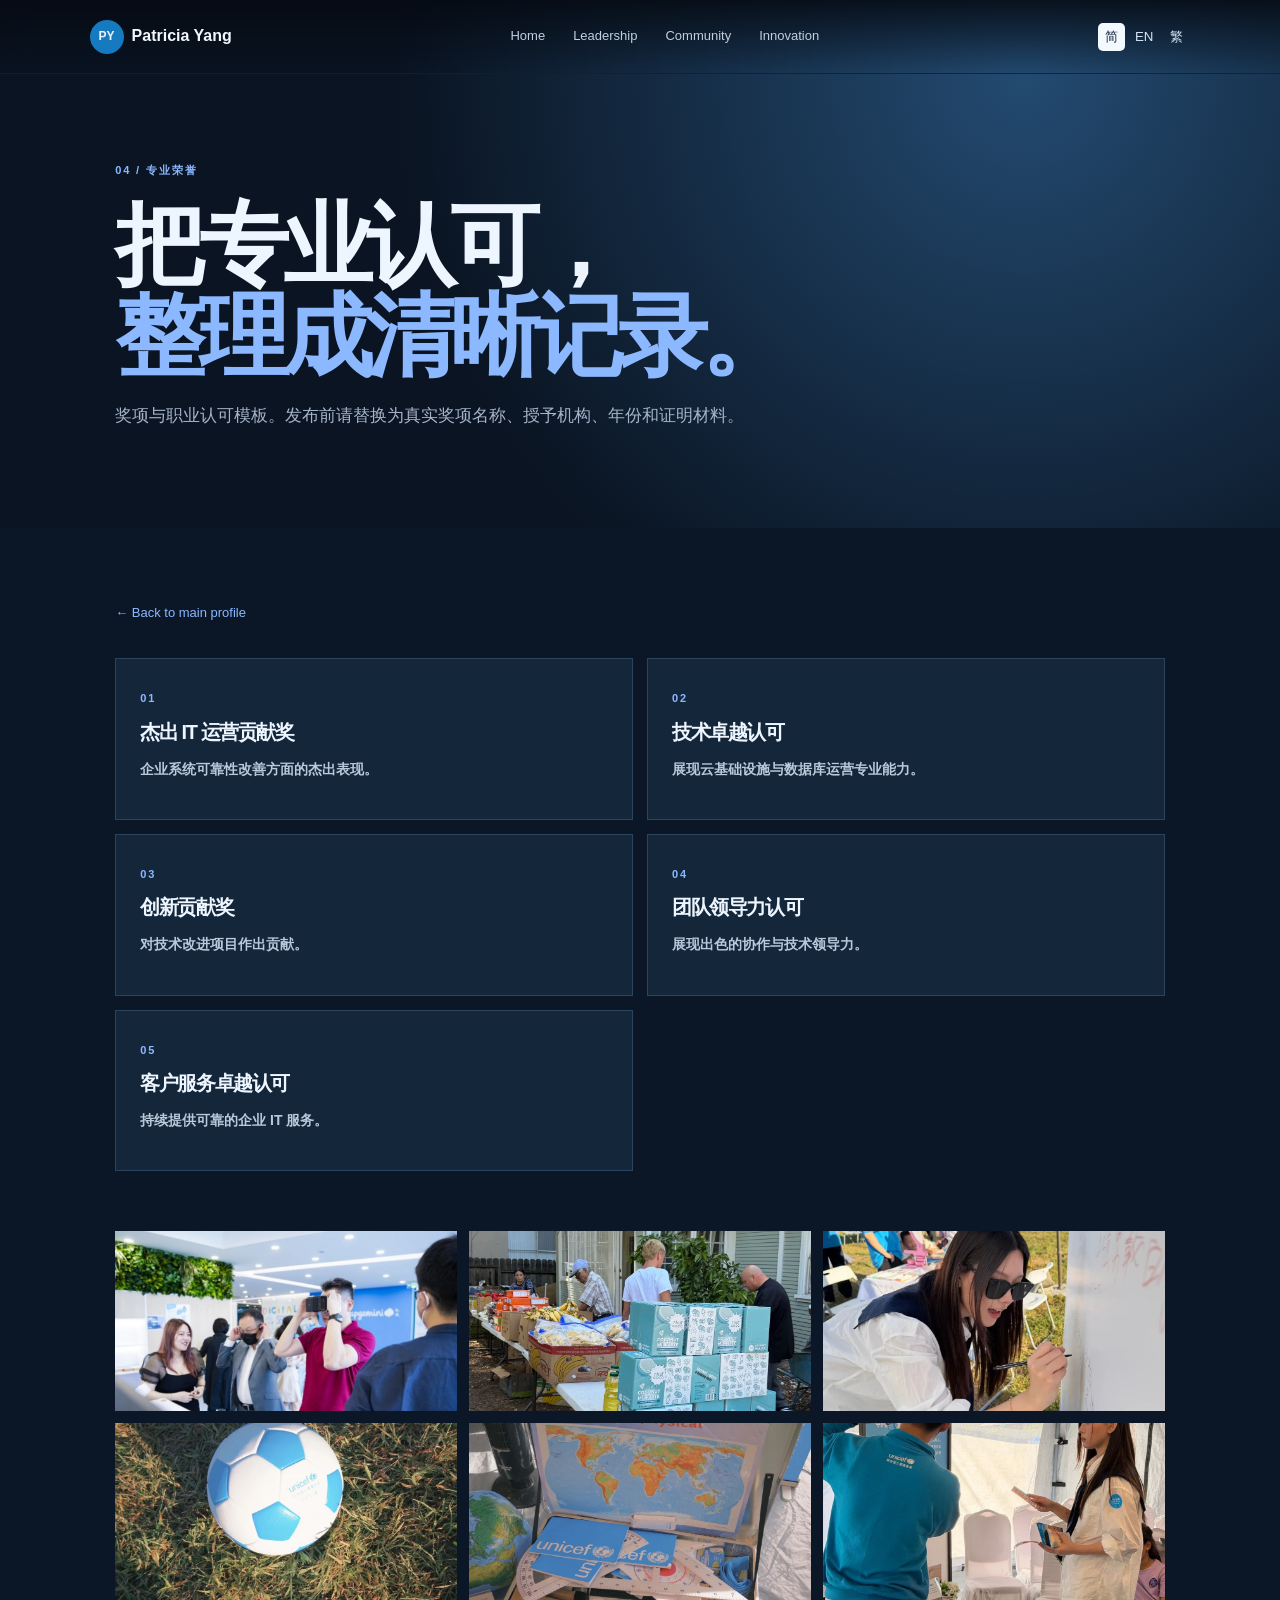
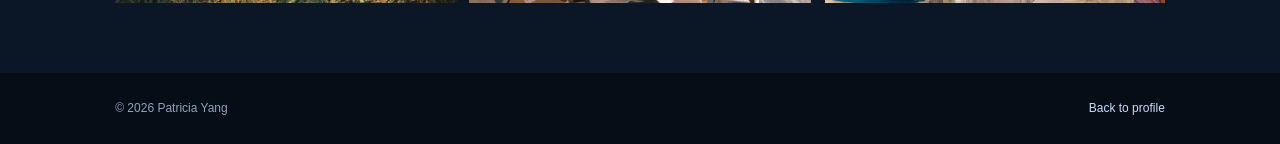
<file: recognition.html>
<!doctype html><html lang="en"><head><meta charset="utf-8"><meta name="viewport" content="width=device-width,initial-scale=1"><title>Patricia Yang</title><link rel="stylesheet" href="styles.css"><link rel="stylesheet" href="module-pages.css"></head><body class="module-page" data-page="recognition"><header><a class="brand" href="index.html"><b>PY</b><span>Patricia Yang</span></a><nav><a href="index.html">Home</a><a href="leadership.html">Leadership</a><a href="community.html">Community</a><a href="innovation.html">Innovation</a></nav><div class="langs">
  <button data-l="zh">简</button>
  <button data-l="en" class="on">EN</button>
  <button data-l="tw">繁</button>
</div></header><main><section class="module-hero"></section><section class="module-main"><a class="back" href="index.html">← Back to main profile</a><div class="module-cards"></div><div class="module-gallery"></div></section></main><footer class="module-footer"><span>© 2026 Patricia Yang</span><a href="index.html">Back to profile</a></footer><script src="module-pages.js"></script></body></html>
</file>
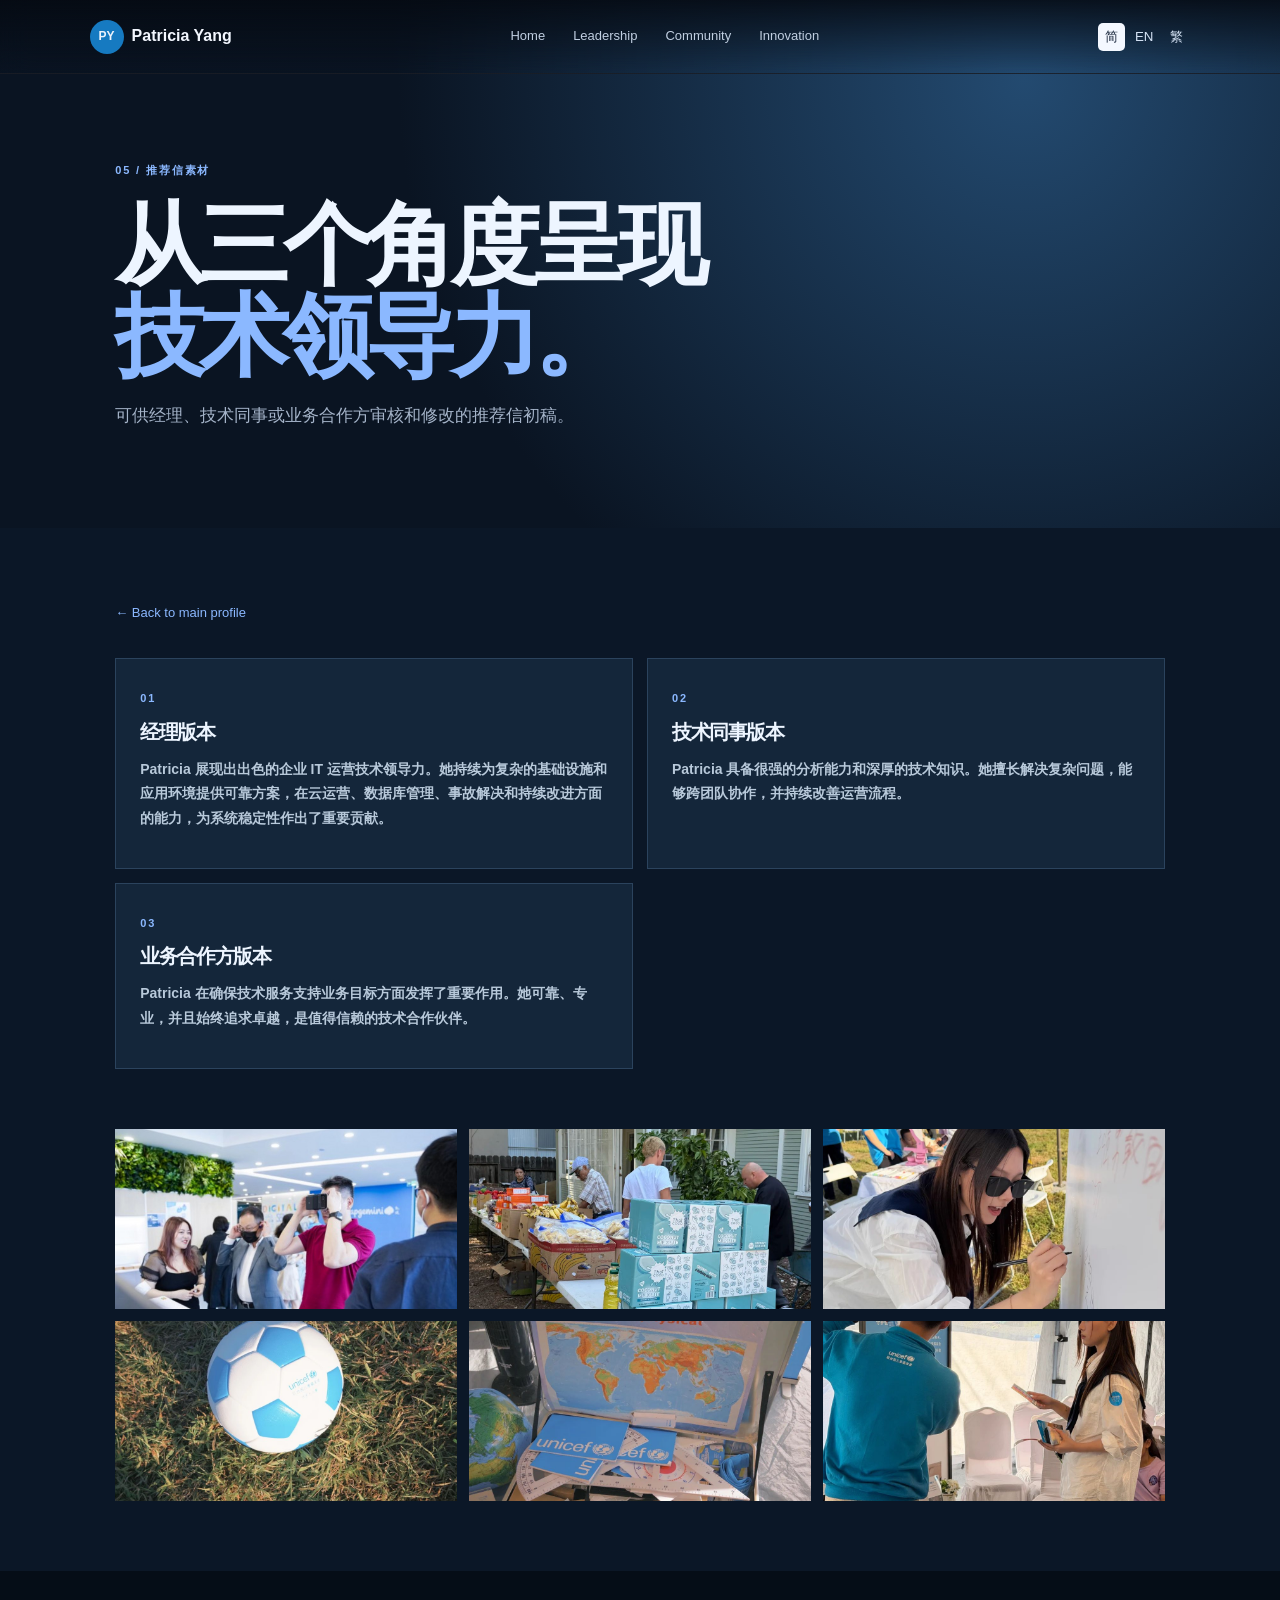
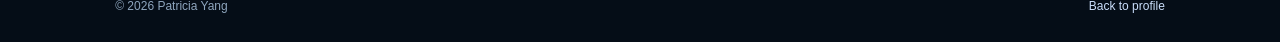
<file: recommendations.html>
<!doctype html><html lang="en"><head><meta charset="utf-8"><meta name="viewport" content="width=device-width,initial-scale=1"><title>Patricia Yang</title><link rel="stylesheet" href="styles.css"><link rel="stylesheet" href="module-pages.css"></head><body class="module-page" data-page="recommendations"><header><a class="brand" href="index.html"><b>PY</b><span>Patricia Yang</span></a><nav><a href="index.html">Home</a><a href="leadership.html">Leadership</a><a href="community.html">Community</a><a href="innovation.html">Innovation</a></nav><div class="langs">
  <button data-l="zh">简</button>
  <button data-l="en" class="on">EN</button>
  <button data-l="tw">繁</button>
</div></header><main><section class="module-hero"></section><section class="module-main"><a class="back" href="index.html">← Back to main profile</a><div class="module-cards"></div><div class="module-gallery"></div></section></main><footer class="module-footer"><span>© 2026 Patricia Yang</span><a href="index.html">Back to profile</a></footer><script src="module-pages.js"></script></body></html>
</file>
<file: styles.css>
:root{--ink:#17272d;--muted:#68777a;--blue:#2d727c;--mint:#dceee9;--paper:#f6f8f5;--dark:#17383d;--line:#d8e1dd}*{box-sizing:border-box}html{scroll-behavior:smooth}body{margin:0;background:var(--paper);color:var(--ink);font:16px/1.7 'DM Sans','Noto Sans SC',sans-serif}a{color:inherit;text-decoration:none}img{display:block;width:100%;height:100%;object-fit:cover}header{height:74px;position:sticky;top:0;z-index:10;background:#f6f8f5ee;backdrop-filter:blur(15px);border-bottom:1px solid var(--line);display:flex;align-items:center;justify-content:space-between;padding:0 clamp(22px,7vw,100px)}.brand{font-weight:700}.brand b{display:inline-grid;place-items:center;width:34px;height:34px;border-radius:50%;background:var(--dark);color:#fff;font-size:12px;margin-right:8px}nav{display:flex;gap:28px;color:var(--muted);font-size:13px}.right{display:flex;align-items:center;gap:18px}.langs{display:flex;gap:3px}.langs button{border:0;background:transparent;padding:5px 7px;color:var(--muted);border-radius:5px;cursor:pointer}.langs button.on{background:var(--dark);color:white}.smallbtn,.btn{background:var(--blue);color:white;padding:10px 16px;font-size:13px;border-radius:4px}.hero{min-height:650px;display:grid;grid-template-columns:1.08fr .92fr;align-items:center;gap:10vw;padding:70px clamp(22px,11vw,160px);background:linear-gradient(120deg,#f6f8f5,#dfefea)}.eyebrow,label{font-size:11px;text-transform:uppercase;letter-spacing:.17em;font-weight:700;color:var(--blue)}h1,h2{font-weight:600;letter-spacing:-.07em;line-height:1.1}h1{font-size:clamp(42px,6vw,80px);margin:20px 0 25px}h2{font-size:clamp(38px,5vw,66px);margin:0}em, h2 span,h1 em{font-style:normal;color:var(--blue)}.lead{max-width:570px;color:var(--muted);font-size:17px;line-height:1.9}.actions{display:flex;gap:26px;align-items:center;margin-top:34px}.link{font-size:14px;color:var(--blue);font-weight:600}.portrait{position:relative}.portrait>img{height:480px;max-width:410px;margin:auto;border-radius:180px 180px 8px 8px;object-position:center top}.note{position:absolute;bottom:-18px;left:4%;background:#fff;box-shadow:0 12px 35px #183c4222;padding:14px 17px;max-width:230px;font-size:11px;line-height:1.5;color:var(--muted)}.note i{width:7px;height:7px;display:inline-block;border-radius:50%;background:#73a88e;margin-right:7px}.ticker{display:flex;justify-content:space-around;align-items:center;padding:16px 8%;background:var(--dark);color:#dcebe7;font-size:11px;letter-spacing:.1em;text-transform:uppercase}.ticker i{width:4px;height:4px;border-radius:50%;background:#8ac2b7}.section{padding:110px clamp(22px,10vw,145px)}.white{background:#fff}.section>label{display:block;margin-bottom:50px}.two{display:grid;grid-template-columns:1fr 1fr;gap:10vw}.two p{color:var(--muted);font-size:17px;line-height:1.9}.two strong{display:block;margin-top:32px}.two small{color:var(--muted);font-weight:400;margin-left:8px}.green{background:#e9f3ef}.head{display:flex;justify-content:space-between;align-items:end;gap:30px;margin-bottom:50px}.head p{color:var(--muted);max-width:300px}.cards{display:grid;grid-template-columns:repeat(3,1fr);gap:16px}.cards article{position:relative;min-height:470px;padding:25px;background:#fff;overflow:hidden}.cards article.dark{background:var(--dark);color:#fff}.cards article>em{font-size:11px;letter-spacing:.1em}.cards h3{font-size:21px;line-height:1.3;margin:70px 0 12px}.cards p{position:relative;z-index:1;color:var(--muted);font-size:14px;max-width:280px}.cards .dark p{color:#c5d8d4}.cards img{position:absolute;bottom:0;left:0;height:155px;opacity:.85}.stats{display:grid;grid-template-columns:repeat(4,1fr);padding:57px clamp(22px,10vw,145px);background:var(--blue);color:#fff}.stats>div{border-right:1px solid #ffffff44;padding:0 18px}.stats>div:first-child{padding-left:0}.stats>div:last-child{border:0}.stats b{display:block;font-size:54px;line-height:1}.stats b span{font-size:27px;color:#b8dcd3}.stats small{display:block;color:#dcefeb;font-size:13px;margin-top:13px}.muted{max-width:300px}.timeline{border-top:1px solid var(--line)}.timeline>div{padding:24px 0;border-bottom:1px solid var(--line)}time{font-size:11px;color:var(--blue);letter-spacing:.1em}.timeline h3{margin:7px 0 2px;font-size:20px}.timeline p{margin:0;color:var(--muted);font-size:14px;line-height:1.7}.quote{text-align:center;padding:100px 20%;background:var(--mint)}.quote>b{font:75px Georgia;color:var(--blue);line-height:.3}.quote blockquote{font-size:clamp(25px,4vw,46px);line-height:1.3;letter-spacing:-.04em}.quote small{color:var(--muted)}.gallery{display:grid;grid-template-columns:1fr 1fr 1fr;grid-auto-rows:220px;gap:14px}.gallery figure{position:relative;margin:0;overflow:hidden}.gallery figure:first-child,.gallery .big{grid-column:span 2}.gallery figure:after{content:'';position:absolute;inset:0;background:linear-gradient(transparent 40%,#102d3185)}figcaption{position:absolute;z-index:1;bottom:13px;left:15px;color:#fff;font-size:12px}.contact{display:grid;grid-template-columns:1fr 1fr;gap:10vw;padding:100px clamp(22px,10vw,145px);background:var(--dark);color:#fff}.contact h2{margin-top:18px}.contact p{color:#c7d9d5;line-height:1.9}.contact a{display:block;border-bottom:1px solid #ffffff55;padding:14px 0;font-size:17px;color:#fff}footer{display:flex;justify-content:space-between;gap:20px;padding:23px clamp(22px,10vw,145px);background:#10292e;color:#91aaa6;font-size:12px}footer a{color:#d8e8e4}@media(max-width:800px){nav,.smallbtn{display:none}.hero{grid-template-columns:1fr;gap:35px;padding-top:55px}.portrait>img{height:400px}.section{padding-top:78px;padding-bottom:78px}.two,.contact{grid-template-columns:1fr;gap:40px}.head{display:block}.head p{margin-top:20px}.cards{grid-template-columns:1fr}.stats{grid-template-columns:1fr 1fr;gap:35px}.stats>div{border:0;padding:0}.gallery{grid-template-columns:1fr 1fr;grid-auto-rows:175px}.gallery figure:first-child,.gallery .big{grid-column:span 2}.quote{padding:78px 25px}.ticker{justify-content:flex-start;gap:18px;white-space:nowrap;overflow:hidden}footer{flex-wrap:wrap}}

/* Midnight theme */
:root{color-scheme:dark;--ink:#edf3fc;--muted:#a5b4c9;--blue:#8bb8ff;--mint:#121f35;--paper:#090f1b;--dark:#101a2c;--line:#26344b}
header{background:#090f1bee}.brand b{background:#224576;color:#edf3fc}.hero{background:radial-gradient(ellipse at 85% 20%,#20385a88,transparent 55%),linear-gradient(135deg,#090f1b,#101e33)}
.portrait>img{border-radius:20px;box-shadow:0 25px 80px #0008;border:1px solid #ffffff22}.note{background:#16243a;color:#c4d3e8;border:1px solid #314562;box-shadow:0 12px 35px #0007}.note i{background:#8bb8ff}
.white{background:#0d1524}.green{background:#111c2e}.smallbtn,.btn{background:#a7caff;color:#0a162a}.link{color:#a7caff}.ticker{background:#0a1322;color:#c4d3e8}.ticker i{background:#8bb8ff}
.cards article{background:#172338;border:1px solid #2a3b54;border-radius:12px}.cards article.dark{background:#101c30}.cards .dark p{color:#a5b4c9}.cards img{opacity:.7}.stats{background:#142640;color:#edf3fc}.stats>div{border-color:#ffffff24}.stats b span{color:#96baff}.stats small{color:#b9cbe3}.quote{background:radial-gradient(ellipse at center,#1e3553,#111e32)}
.contact{background:radial-gradient(ellipse at 0% 100%,#233c6288,transparent 65%),#0c1729}.contact p{color:#b2c4dd}.contact em{color:#99c1ff}.contact a{border-color:#33465f;color:#edf3fc;overflow-wrap:anywhere}footer{background:#080e19;color:#96aac7}footer a{color:#c9ddfa}a:hover{filter:brightness(1.13)}button:focus-visible,a:focus-visible{outline:2px solid #9bc2ff;outline-offset:5px}.contact a:hover{color:#a7caff}
@media(prefers-reduced-motion:reduce){html{scroll-behavior:auto}}

/* Full-bleed hero layout based on the supplied reference */
header{position:absolute;left:0;right:0;top:0;background:linear-gradient(180deg,#050a12dd,transparent);border-bottom:1px solid #ffffff12;color:#edf3fc}
header nav{color:#c1cfe1}.brand{color:#f3f7ff}.brand b{background:#167ac1}.langs button{color:#d5e3f5}.langs button.on{background:#f4f8ff;color:#142238}.smallbtn{background:#1199e8;color:white;border-radius:24px;padding:11px 22px}
.hero{position:relative;isolation:isolate;min-height:100vh;display:flex;align-items:center;padding:140px clamp(28px,8vw,120px) 120px;background-image:linear-gradient(90deg,rgba(3,10,19,.96) 0%,rgba(3,10,19,.77) 38%,rgba(3,10,19,.34) 72%,rgba(3,10,19,.42) 100%),linear-gradient(180deg,rgba(3,10,19,.1),rgba(3,10,19,.66)),url('assets/hero.png');background-size:cover;background-position:center 22%}
.hero:after{content:'';position:absolute;inset:0;z-index:-1;background:radial-gradient(ellipse at 70% 30%,transparent 0%,rgba(2,8,16,.3) 75%)}
.hero>div:first-child{position:relative;z-index:1;max-width:760px}.hero h1{max-width:700px;font-size:clamp(52px,8vw,112px);line-height:.98;margin:21px 0 28px}.hero .lead{max-width:620px;color:#e0e8f3;font-size:18px}.hero .portrait{display:none}.hero .actions{margin-top:38px}.hero .btn{background:#069bea;border-radius:28px;padding:14px 24px;box-shadow:0 8px 28px #008ee766}.hero .link{color:#edf3fc;border:1px solid #ffffff66;border-radius:28px;padding:13px 22px}.ticker{position:absolute;z-index:2;left:0;right:0;bottom:0;background:#07111fdd;border-top:1px solid #ffffff18;padding:22px 8%;backdrop-filter:blur(10px)}
@media(max-width:800px){header{position:absolute}.hero{min-height:760px;padding:145px 24px 125px;background-position:58% top}.hero h1{font-size:clamp(46px,14vw,74px)}.hero .lead{font-size:16px}.hero .actions{flex-wrap:wrap}.ticker{gap:15px;padding:15px 20px}.ticker span{font-size:9px}}

.module-links{padding:88px clamp(24px,9vw,140px);background:#0b1727;border-top:1px solid #233a52}.module-links h2{margin:16px 0 38px}.module-links h2 span{color:var(--blue)}.module-grid{display:grid;grid-template-columns:repeat(3,1fr);gap:13px}.module-grid a{position:relative;min-height:150px;padding:22px;background:linear-gradient(145deg,#152a41,#0d1d30);border:1px solid #2a4560;color:#edf5ff;transition:.2s}.module-grid a:hover{border-color:var(--blue);transform:translateY(-3px)}.module-grid b{display:block;color:var(--blue);font-size:32px;line-height:1}.module-grid span{display:block;margin-top:20px;color:#c0d2e4;font-size:14px;line-height:1.5}.module-grid i{position:absolute;right:20px;bottom:18px;color:var(--blue);font-style:normal;font-size:20px}@media(max-width:800px){.module-links{padding:65px 24px}.module-grid{grid-template-columns:1fr 1fr}.module-grid a{min-height:135px;padding:17px}.module-grid span{font-size:12px}}
</file>
<file: module-pages.css>
.module-page{min-height:100vh;background:#0b1727;color:#edf5ff}.module-hero{padding:150px clamp(24px,9vw,140px) 80px;background:radial-gradient(circle at 80% 15%,#234a70,#0a1422 56%)}.module-hero h1{font-size:clamp(48px,7vw,92px);line-height:1.02;max-width:900px;margin:20px 0}.module-hero h1 span{color:var(--blue)}.module-hero p:last-child{max-width:700px;color:var(--muted);font-size:17px}.module-main{padding:70px clamp(24px,9vw,140px)}.back{display:inline-block;color:var(--blue);font-size:13px;margin-bottom:34px}.module-cards{display:grid;grid-template-columns:repeat(2,1fr);gap:14px}.module-card{padding:24px;background:#14263a;border:1px solid #2b435d}.module-card h2{font-size:20px;margin:10px 0}.module-card p,.module-card li{font-size:14px;color:#b8c9da;line-height:1.75}.module-card ul{padding-left:20px}.module-card img{width:100%;height:180px;object-fit:cover;margin-top:18px}.module-gallery{display:grid;grid-template-columns:repeat(3,1fr);gap:12px;margin-top:60px}.module-gallery img{height:180px;object-fit:cover}.module-footer{padding:25px clamp(24px,9vw,140px);background:#050d17;color:#8ea5bd;font-size:12px;display:flex;justify-content:space-between}@media(max-width:800px){.module-cards{grid-template-columns:1fr}.module-gallery{grid-template-columns:1fr 1fr}.module-gallery img{height:140px}}
</file>
